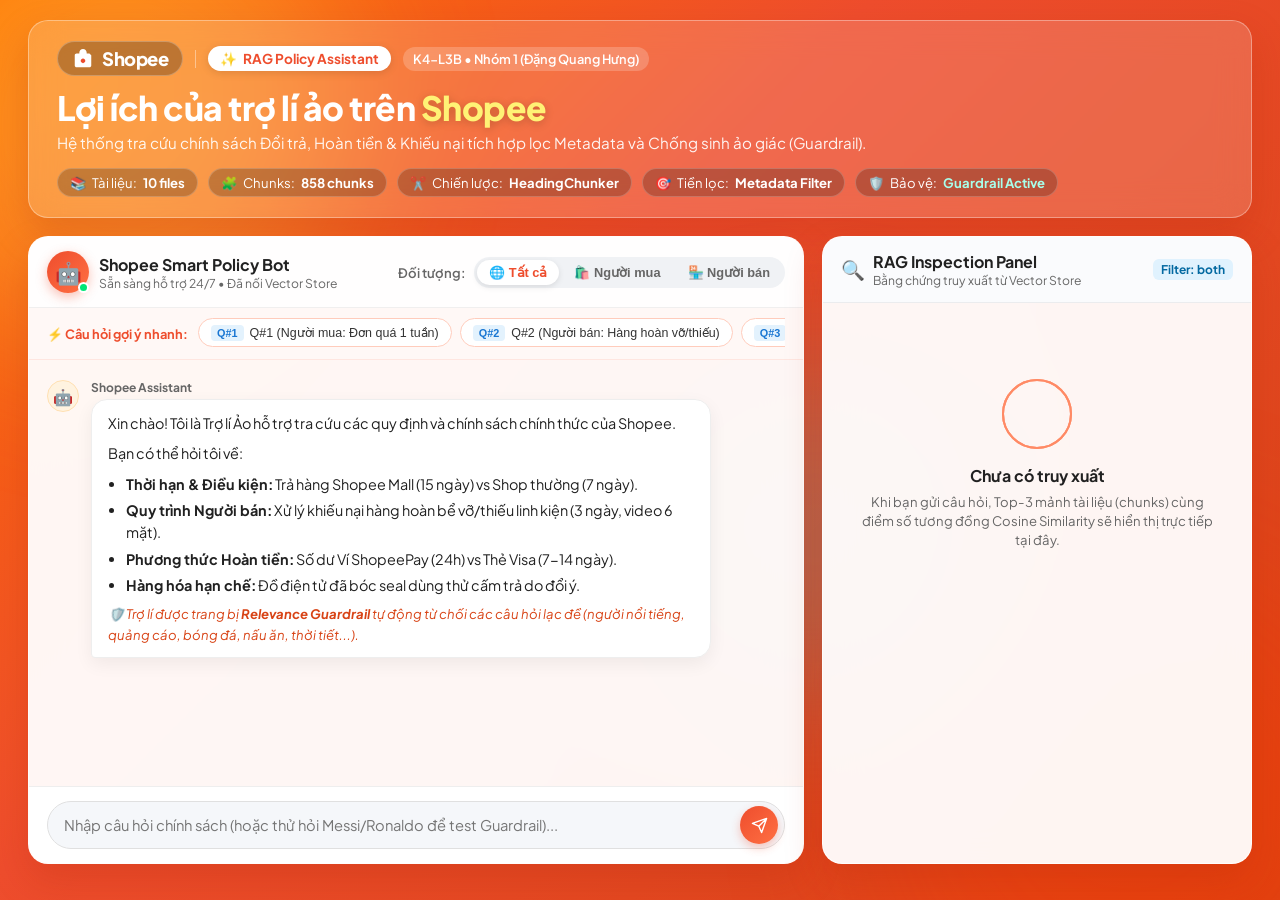
<file: web/static/index.html>
<!DOCTYPE html>
<html lang="vi">
<head>
  <meta charset="UTF-8" />
  <meta name="viewport" content="width=device-width, initial-scale=1.0" />
  <title>Shopee Policy AI Assistant — Trợ Lí Ảo Thông Minh</title>
  <link rel="preconnect" href="https://fonts.googleapis.com">
  <link rel="preconnect" href="https://fonts.gstatic.com" crossorigin>
  <link href="https://fonts.googleapis.com/css2?family=Plus+Jakarta+Sans:wght@400;500;600;700;800&display=swap" rel="stylesheet">
  <style>
    :root {
      --primary-shopee: #EE4D2D;
      --primary-hover: #D73211;
      --accent-coral: #FF5722;
      --accent-gold: #FFB300;
      --accent-blue: #0288D1;
      --accent-green: #2E7D32;
      --text-dark: #212121;
      --text-muted: #666666;
      --text-light: #FFFFFF;
      --border-light: rgba(255, 255, 255, 0.35);
      --glass-bg: rgba(255, 255, 255, 0.95);
      --glass-header: rgba(255, 255, 255, 0.90);
      --radius-lg: 20px;
      --radius-md: 12px;
      --radius-sm: 8px;
      --shadow-float: 0 16px 36px rgba(180, 40, 10, 0.25);
      --shadow-subtle: 0 6px 18px rgba(0, 0, 0, 0.06);
    }

    * { box-sizing: border-box; margin: 0; padding: 0; }

    body {
      font-family: 'Plus Jakarta Sans', -apple-system, BlinkMacSystemFont, sans-serif;
      color: var(--text-dark);
      background: linear-gradient(135deg, #FF6F00 0%, #EE4D2D 40%, #D84315 100%);
      min-height: 100vh;
      overflow-x: hidden;
      position: relative;
    }

    /* Ambient glowing spheres */
    .app-background {
      position: fixed;
      inset: 0;
      overflow: hidden;
      pointer-events: none;
      z-index: 0;
    }

    .glow-orb {
      position: absolute;
      border-radius: 50%;
      filter: blur(80px);
      opacity: 0.35;
      animation: floatOrb 12s ease-in-out infinite alternate;
    }

    .orb-1 { width: 450px; height: 450px; background: #FFD54F; top: -100px; left: -100px; }
    .orb-2 { width: 500px; height: 500px; background: #FF3D00; bottom: -150px; right: -100px; animation-delay: -4s; }
    .orb-3 { width: 350px; height: 350px; background: #00E5FF; top: 40%; left: 50%; opacity: 0.2; animation-delay: -7s; }

    @keyframes floatOrb {
      0% { transform: translate(0, 0) scale(1); }
      100% { transform: translate(40px, 30px) scale(1.08); }
    }

    .app-container {
      position: relative;
      z-index: 1;
      max-width: 1440px;
      margin: 0 auto;
      padding: 20px 28px 36px;
      min-height: 100vh;
      display: flex;
      flex-direction: column;
      gap: 18px;
    }

    /* Header */
    .app-header {
      background: rgba(255, 255, 255, 0.16);
      backdrop-filter: blur(16px);
      -webkit-backdrop-filter: blur(16px);
      border: 1px solid var(--border-light);
      border-radius: var(--radius-lg);
      padding: 20px 28px;
      color: var(--text-light);
      box-shadow: var(--shadow-float);
    }

    .brand-row {
      display: flex;
      align-items: center;
      gap: 12px;
      margin-bottom: 10px;
      flex-wrap: wrap;
    }

    .shopee-badge {
      display: flex;
      align-items: center;
      gap: 8px;
      background: rgba(0, 0, 0, 0.25);
      padding: 5px 14px;
      border-radius: 999px;
      border: 1px solid rgba(255, 255, 255, 0.25);
    }

    .shopee-bag-icon { width: 22px; height: 22px; }
    .brand-text { font-weight: 800; font-size: 1.15rem; letter-spacing: -0.5px; }

    .header-divider { width: 1px; height: 18px; background: rgba(255, 255, 255, 0.4); }

    .ai-chip {
      display: flex;
      align-items: center;
      gap: 6px;
      background: #FFFFFF;
      color: var(--primary-shopee);
      font-weight: 700;
      font-size: 0.85rem;
      padding: 4px 12px;
      border-radius: 999px;
      box-shadow: 0 2px 8px rgba(0, 0, 0, 0.12);
    }

    .cohort-tag {
      font-size: 0.8rem;
      background: rgba(255, 255, 255, 0.2);
      padding: 4px 10px;
      border-radius: 999px;
      font-weight: 600;
    }

    .main-heading {
      font-size: 2.1rem;
      font-weight: 800;
      letter-spacing: -0.5px;
      margin-bottom: 4px;
    }

    .highlight-shopee { color: #FFF275; text-shadow: 0 2px 10px rgba(0, 0, 0, 0.2); }

    .sub-heading {
      font-size: 0.95rem;
      opacity: 0.92;
      max-width: 840px;
      line-height: 1.45;
      margin-bottom: 14px;
    }

    /* Stats Bar */
    .stats-bar {
      display: flex;
      gap: 10px;
      flex-wrap: wrap;
    }

    .stat-pill {
      display: flex;
      align-items: center;
      gap: 6px;
      background: rgba(0, 0, 0, 0.22);
      border: 1px solid rgba(255, 255, 255, 0.2);
      padding: 5px 12px;
      border-radius: 999px;
      font-size: 0.82rem;
    }

    .stat-value { color: #FFFFFF; font-weight: 700; }
    .highlight-green { color: #A7FFEB; }

    /* Workspace */
    .workspace-grid {
      display: grid;
      grid-template-columns: 1fr 430px;
      gap: 18px;
      flex: 1;
    }

    @media (max-width: 1080px) {
      .workspace-grid { grid-template-columns: 1fr; }
    }

    .glass-panel {
      background: var(--glass-bg);
      backdrop-filter: blur(20px);
      -webkit-backdrop-filter: blur(20px);
      border-radius: var(--radius-lg);
      border: 1px solid rgba(255, 255, 255, 0.8);
      box-shadow: var(--shadow-float);
      display: flex;
      flex-direction: column;
      overflow: hidden;
    }

    .panel-header {
      padding: 14px 18px;
      background: var(--glass-header);
      border-bottom: 1px solid rgba(0, 0, 0, 0.06);
      display: flex;
      justify-content: space-between;
      align-items: center;
      gap: 12px;
      flex-wrap: wrap;
    }

    .bot-profile { display: flex; align-items: center; gap: 10px; }
    .bot-avatar-wrap { position: relative; }

    .bot-avatar {
      width: 42px;
      height: 42px;
      border-radius: 50%;
      background: linear-gradient(135deg, #EE4D2D, #FF7043);
      display: flex;
      align-items: center;
      justify-content: center;
      font-size: 1.35rem;
      color: white;
      box-shadow: 0 4px 12px rgba(238, 77, 45, 0.35);
    }

    .online-dot {
      position: absolute;
      bottom: 0;
      right: 0;
      width: 11px;
      height: 11px;
      background: #00E676;
      border: 2px solid white;
      border-radius: 50%;
    }

    .panel-title { font-size: 1rem; font-weight: 700; color: var(--text-dark); }
    .bot-status { font-size: 0.76rem; color: var(--text-muted); }

    .audience-control { display: flex; align-items: center; gap: 8px; }
    .control-label { font-size: 0.82rem; font-weight: 600; color: var(--text-muted); }

    .pill-group {
      display: flex;
      background: #F0F2F5;
      padding: 3px;
      border-radius: 999px;
      gap: 3px;
    }

    .pill-btn {
      border: none;
      background: transparent;
      padding: 5px 12px;
      border-radius: 999px;
      font-size: 0.8rem;
      font-weight: 600;
      color: var(--text-muted);
      cursor: pointer;
      transition: all 0.2s ease;
    }

    .pill-btn:hover { color: var(--text-dark); }

    .pill-btn.active {
      background: #FFFFFF;
      color: var(--primary-shopee);
      box-shadow: 0 2px 6px rgba(0, 0, 0, 0.1);
    }

    /* Quick query presets */
    .quick-presets {
      padding: 10px 18px;
      background: #FFF8F6;
      border-bottom: 1px solid #FFE6E0;
      display: flex;
      align-items: center;
      gap: 10px;
      overflow: hidden;
    }

    .quick-label {
      font-size: 0.8rem;
      font-weight: 700;
      color: var(--primary-shopee);
      white-space: nowrap;
    }

    .chips-scroll {
      display: flex;
      gap: 8px;
      overflow-x: auto;
      padding-bottom: 2px;
      scrollbar-width: thin;
    }

    .chips-scroll::-webkit-scrollbar { height: 4px; }
    .chips-scroll::-webkit-scrollbar-thumb { background: #FFCCBC; border-radius: 4px; }

    .query-chip {
      background: #FFFFFF;
      border: 1px solid #FFCCBC;
      color: #333333;
      padding: 5px 12px;
      border-radius: 999px;
      font-size: 0.78rem;
      font-weight: 500;
      white-space: nowrap;
      cursor: pointer;
      transition: all 0.2s ease;
      display: flex;
      align-items: center;
      gap: 6px;
    }

    .query-chip:hover {
      background: #FFF0EB;
      border-color: var(--primary-shopee);
      color: var(--primary-shopee);
      transform: translateY(-1px);
    }

    .chip-tag-bench {
      background: #E3F2FD;
      color: #1976D2;
      font-size: 0.68rem;
      padding: 2px 6px;
      border-radius: 4px;
      font-weight: 700;
    }

    .chip-tag-irr {
      background: #FFEBEE;
      color: #D32F2F;
      font-size: 0.68rem;
      padding: 2px 6px;
      border-radius: 4px;
      font-weight: 700;
    }

    /* Chat Messages */
    .chat-messages {
      flex: 1;
      padding: 20px 18px;
      overflow-y: auto;
      display: flex;
      flex-direction: column;
      gap: 16px;
      min-height: 420px;
      max-height: 520px;
    }

    .message-bubble {
      display: flex;
      gap: 12px;
      max-width: 90%;
      animation: fadeIn 0.3s ease;
    }

    @keyframes fadeIn {
      from { opacity: 0; transform: translateY(8px); }
      to { opacity: 1; transform: translateY(0); }
    }

    .user-message { align-self: flex-end; flex-direction: row-reverse; }
    .bot-message { align-self: flex-start; }

    .small-avatar {
      width: 32px;
      height: 32px;
      border-radius: 50%;
      display: flex;
      align-items: center;
      justify-content: center;
      font-size: 1rem;
      background: #F0F2F5;
    }

    .user-message .small-avatar {
      background: linear-gradient(135deg, #FF7043, #EE4D2D);
      color: white;
    }

    .bot-message .small-avatar { background: #FFF3E0; border: 1px solid #FFE0B2; }

    .content-col { display: flex; flex-direction: column; gap: 4px; }
    .user-message .content-col { align-items: flex-end; }
    .sender-name { font-size: 0.75rem; font-weight: 700; color: var(--text-muted); }

    .message-body {
      padding: 12px 16px;
      border-radius: 16px;
      font-size: 0.9rem;
      line-height: 1.55;
      box-shadow: var(--shadow-subtle);
    }

    .user-message .message-body {
      background: linear-gradient(135deg, #EE4D2D 0%, #F4511E 100%);
      color: white;
      border-bottom-right-radius: 4px;
    }

    .bot-message .message-body {
      background: #FFFFFF;
      color: var(--text-dark);
      border: 1px solid #EEEEEE;
      border-bottom-left-radius: 4px;
    }

    .message-body p { margin-bottom: 8px; }
    .message-body p:last-child { margin-bottom: 0; }
    .message-body ul { padding-left: 18px; margin-bottom: 8px; }
    .message-body li { margin-bottom: 4px; }

    .guardrail-card {
      border: 2px solid #FF5252 !important;
      background: #FFF8F8 !important;
      border-radius: 14px;
    }

    .guardrail-badge {
      display: inline-flex;
      align-items: center;
      gap: 6px;
      background: #FFEBEE;
      color: #C62828;
      font-weight: 800;
      font-size: 0.74rem;
      padding: 3px 10px;
      border-radius: 999px;
      margin-bottom: 8px;
      border: 1px solid #FFCDD2;
    }

    /* Input */
    .chat-input-area {
      padding: 14px 18px;
      background: #FFFFFF;
      border-top: 1px solid #EEEEEE;
    }

    .input-wrapper {
      display: flex;
      align-items: center;
      background: #F5F7FA;
      border: 1.5px solid #E0E0E0;
      border-radius: 999px;
      padding: 4px 6px 4px 16px;
      transition: all 0.2s ease;
    }

    .input-wrapper:focus-within {
      border-color: var(--primary-shopee);
      background: #FFFFFF;
      box-shadow: 0 0 0 3px rgba(238, 77, 45, 0.15);
    }

    .input-wrapper input {
      flex: 1;
      border: none;
      background: transparent;
      font-size: 0.92rem;
      font-family: inherit;
      color: var(--text-dark);
      outline: none;
    }

    .send-btn {
      width: 38px;
      height: 38px;
      border-radius: 50%;
      border: none;
      background: linear-gradient(135deg, #EE4D2D, #FF7043);
      color: white;
      display: flex;
      align-items: center;
      justify-content: center;
      cursor: pointer;
      transition: all 0.2s ease;
      box-shadow: 0 4px 10px rgba(238, 77, 45, 0.3);
    }

    .send-btn:hover { transform: scale(1.05); }
    .send-btn svg { width: 17px; height: 17px; }

    /* Inspector */
    .inspector-header { background: #FAFBFD; }
    .inspector-title-row { display: flex; align-items: center; gap: 8px; }
    .inspector-icon { font-size: 1.2rem; }

    .badge-tag {
      background: #E0F2FE;
      color: #0369A1;
      font-size: 0.75rem;
      font-weight: 700;
      padding: 3px 8px;
      border-radius: 6px;
    }

    .inspector-body {
      flex: 1;
      padding: 16px;
      overflow-y: auto;
      max-height: 590px;
      display: flex;
      flex-direction: column;
      gap: 12px;
    }

    .empty-inspector { text-align: center; padding: 60px 18px; color: var(--text-muted); }

    .radar-anim {
      position: relative;
      width: 70px;
      height: 70px;
      margin: 0 auto 16px;
    }

    .radar-circle {
      position: absolute;
      inset: 0;
      border-radius: 50%;
      border: 2px solid #FF8A65;
      opacity: 0.8;
      animation: radarWave 2.4s infinite ease-out;
    }

    .radar-circle.c2 { animation-delay: 0.8s; }
    .radar-circle.c3 { animation-delay: 1.6s; }

    @keyframes radarWave {
      0% { transform: scale(0.2); opacity: 1; }
      100% { transform: scale(1.4); opacity: 0; }
    }

    .empty-inspector h4 { font-size: 1rem; color: var(--text-dark); margin-bottom: 6px; }
    .empty-inspector p { font-size: 0.82rem; line-height: 1.45; }

    .chunk-card {
      background: #FFFFFF;
      border: 1px solid #E2E8F0;
      border-radius: var(--radius-md);
      padding: 12px 14px;
      box-shadow: var(--shadow-subtle);
    }

    .chunk-top-row {
      display: flex;
      justify-content: space-between;
      align-items: center;
      margin-bottom: 6px;
    }

    .chunk-rank {
      font-size: 0.74rem;
      font-weight: 800;
      color: var(--primary-shopee);
      background: #FFF3E0;
      padding: 2px 8px;
      border-radius: 4px;
    }

    .score-badge {
      font-size: 0.74rem;
      font-weight: 700;
      background: #E8F5E9;
      color: #2E7D32;
      padding: 2px 8px;
      border-radius: 4px;
    }

    .chunk-doc-title {
      font-size: 0.85rem;
      font-weight: 700;
      color: #1E293B;
      margin-bottom: 4px;
      line-height: 1.3;
    }

    .chunk-meta-row {
      display: flex;
      gap: 6px;
      font-size: 0.73rem;
      color: var(--text-muted);
      margin-bottom: 6px;
      flex-wrap: wrap;
    }

    .chunk-snippet {
      background: #F8FAFC;
      border: 1px solid #EEF2F6;
      border-radius: var(--radius-sm);
      padding: 8px 10px;
      font-size: 0.78rem;
      color: #334155;
      line-height: 1.45;
      white-space: pre-wrap;
      word-break: break-word;
      max-height: 130px;
      overflow-y: auto;
    }

    .typing-indicator { display: inline-flex; align-items: center; gap: 4px; padding: 8px 12px; }
    .dot {
      width: 6px; height: 6px; border-radius: 50%; background: #FF8A65;
      animation: typingBounce 1.2s infinite ease-in-out;
    }
    .dot:nth-child(2) { animation-delay: 0.2s; }
    .dot:nth-child(3) { animation-delay: 0.4s; }

    @keyframes typingBounce {
      0%, 80%, 100% { transform: scale(0.6); opacity: 0.4; }
      40% { transform: scale(1); opacity: 1; }
    }
  </style>
</head>
<body>
  <div class="app-background">
    <div class="glow-orb orb-1"></div>
    <div class="glow-orb orb-2"></div>
    <div class="glow-orb orb-3"></div>
  </div>

  <div class="app-container">
    <header class="app-header">
      <div class="brand-row">
        <div class="shopee-badge">
          <svg class="shopee-bag-icon" viewBox="0 0 24 24" fill="none" xmlns="http://www.w3.org/2000/svg">
            <path d="M19 6H16V5C16 2.79 14.21 1 12 1C9.79 1 8 2.79 8 5V6H5C3.9 6 3 6.9 3 8V19C3 20.1 3.9 21 5 21H19C20.1 21 21 20.1 21 19V8C21 6.9 20.1 6H19ZM10 5C10 3.9 10.9 3 12 3C13.1 3 14 3.9 14 5V6H10V5ZM19 19H5V8H8V10C8 10.55 8.45 11 9 11C9.55 11 10 10.55 10 10V8H14V10C14 10.55 14.45 11 15 11C15.55 11 16 10.55 16 10V8H19V19Z" fill="white"/>
            <path d="M12 16.5C13.3807 16.5 14.5 15.3807 14.5 14C14.5 12.6193 13.3807 11.5 12 11.5C10.6193 11.5 9.5 12.6193 9.5 14C9.5 15.3807 10.6193 16.5 12 16.5Z" fill="#EE4D2D"/>
          </svg>
          <span class="brand-text">Shopee</span>
        </div>
        <div class="header-divider"></div>
        <div class="ai-chip">
          <span>✨</span>
          <span>RAG Policy Assistant</span>
        </div>
        <span class="cohort-tag">K4-L3B • Nhóm 1 (Đặng Quang Hưng)</span>
      </div>

      <h1 class="main-heading">Lợi ích của trợ lí ảo trên <span class="highlight-shopee">Shopee</span></h1>
      <p class="sub-heading">Hệ thống tra cứu chính sách Đổi trả, Hoàn tiền & Khiếu nại tích hợp lọc Metadata và Chống sinh ảo giác (Guardrail).</p>

      <div class="stats-bar">
        <div class="stat-pill"><span>📚</span><span>Tài liệu:</span><strong class="stat-value">10 files</strong></div>
        <div class="stat-pill"><span>🧩</span><span>Chunks:</span><strong class="stat-value">858 chunks</strong></div>
        <div class="stat-pill"><span>✂️</span><span>Chiến lược:</span><strong class="stat-value">HeadingChunker</strong></div>
        <div class="stat-pill"><span>🎯</span><span>Tiền lọc:</span><strong class="stat-value">Metadata Filter</strong></div>
        <div class="stat-pill"><span>🛡️</span><span>Bảo vệ:</span><strong class="stat-value highlight-green">Guardrail Active</strong></div>
      </div>
    </header>

    <main class="workspace-grid">
      <section class="chat-section glass-panel">
        <div class="panel-header">
          <div class="bot-profile">
            <div class="bot-avatar-wrap">
              <div class="bot-avatar">🤖</div>
              <span class="online-dot"></span>
            </div>
            <div>
              <h3 class="panel-title">Shopee Smart Policy Bot</h3>
              <p class="bot-status">Sẵn sàng hỗ trợ 24/7 • Đã nối Vector Store</p>
            </div>
          </div>

          <div class="audience-control">
            <span class="control-label">Đối tượng:</span>
            <div class="pill-group" id="audience-pills">
              <button class="pill-btn active" data-audience="both">🌐 Tất cả</button>
              <button class="pill-btn" data-audience="buyer">🛍️ Người mua</button>
              <button class="pill-btn" data-audience="seller">🏪 Người bán</button>
            </div>
          </div>
        </div>

        <div class="quick-presets">
          <span class="quick-label">⚡ Câu hỏi gợi ý nhanh:</span>
          <div class="chips-scroll" id="chips-container"></div>
        </div>

        <div class="chat-messages" id="chat-messages">
          <div class="message-bubble bot-message">
            <div class="avatar-col"><div class="small-avatar">🤖</div></div>
            <div class="content-col">
              <div class="sender-name">Shopee Assistant</div>
              <div class="message-body">
                <p>Xin chào! Tôi là Trợ lí Ảo hỗ trợ tra cứu các quy định và chính sách chính thức của Shopee.</p>
                <p>Bạn có thể hỏi tôi về:</p>
                <ul>
                  <li><strong>Thời hạn & Điều kiện:</strong> Trả hàng Shopee Mall (15 ngày) vs Shop thường (7 ngày).</li>
                  <li><strong>Quy trình Người bán:</strong> Xử lý khiếu nại hàng hoàn bể vỡ/thiếu linh kiện (3 ngày, video 6 mặt).</li>
                  <li><strong>Phương thức Hoàn tiền:</strong> Số dư Ví ShopeePay (24h) vs Thẻ Visa (7-14 ngày).</li>
                  <li><strong>Hàng hóa hạn chế:</strong> Đồ điện tử đã bóc seal dùng thử cấm trả do đổi ý.</li>
                </ul>
                <p style="margin-top:8px; font-size:0.82rem; color:#D84315;"><em>🛡️ Trợ lí được trang bị <strong>Relevance Guardrail</strong> tự động từ chối các câu hỏi lạc đề (người nổi tiếng, quảng cáo, bóng đá, nấu ăn, thời tiết...).</em></p>
              </div>
            </div>
          </div>
        </div>

        <div class="chat-input-area">
          <form id="chat-form" class="input-form">
            <div class="input-wrapper">
              <input type="text" id="user-input" placeholder="Nhập câu hỏi chính sách (hoặc thử hỏi Messi/Ronaldo để test Guardrail)..." autocomplete="off" required />
              <button type="submit" id="send-btn" class="send-btn" title="Gửi câu hỏi">
                <svg viewBox="0 0 24 24" fill="none" stroke="currentColor" stroke-width="2">
                  <path d="M22 2L11 13M22 2L15 22L11 13L2 9L22 2Z" stroke-linecap="round" stroke-linejoin="round"/>
                </svg>
              </button>
            </div>
          </form>
        </div>
      </section>

      <aside class="inspector-section glass-panel">
        <div class="panel-header inspector-header">
          <div class="inspector-title-row">
            <span class="inspector-icon">🔍</span>
            <div>
              <h3 class="panel-title">RAG Inspection Panel</h3>
              <p class="bot-status">Bằng chứng truy xuất từ Vector Store</p>
            </div>
          </div>
          <span class="badge-tag" id="current-filter-badge">Filter: both</span>
        </div>

        <div class="inspector-body" id="inspector-content">
          <div class="empty-inspector">
            <div class="radar-anim">
              <div class="radar-circle"></div>
              <div class="radar-circle c2"></div>
              <div class="radar-circle c3"></div>
            </div>
            <h4>Chưa có truy xuất</h4>
            <p>Khi bạn gửi câu hỏi, Top-3 mảnh tài liệu (chunks) cùng điểm số tương đồng Cosine Similarity sẽ hiển thị trực tiếp tại đây.</p>
          </div>
        </div>
      </aside>
    </main>
  </div>

  <script>
    // Knowledge Base Documents & Preset Data
    const CORPUS_CHUNKS = [
      {
        doc_id: "shopee-buyer-return-conditions",
        title: "Điều kiện Trả hàng và Hoàn tiền Shopee",
        audience: "buyer",
        content: "## 1. ĐIỀU KIỆN ÁP DỤNG\\nNgười Mua có thể yêu cầu trả hàng/hoàn tiền trong các trường hợp sau: Người Mua đã thanh toán nhưng không nhận được sản phẩm; Sản phẩm bị lỗi hoặc bị hư hại trong quá trình vận chuyển; Người Bán giao sai sản phẩm... Thời hạn yêu cầu trả hàng cho đơn hàng thông thường là 07 ngày kể từ khi đơn hàng giao thành công. Riêng với đơn hàng Shopee Mall, thời hạn là 15 ngày."
      },
      {
        doc_id: "shopee-mall-return-policy",
        title: "Quy định Trả hàng Hoàn tiền cho Shopee Mall",
        audience: "buyer",
        content: "## 1. Chính sách Trả hàng Shopee Mall\\nShopee Mall áp dụng chính sách đổi trả hàng linh hoạt trong vòng 15 ngày (thay vì 7 ngày như Shop thông thường). Người Mua có quyền yêu cầu trả hàng với lý do 'Đổi ý' đối với các sản phẩm còn nguyên vẹn tem, mác, seal niêm phong. Các sản phẩm điện tử đã bóc seal sử dụng thử hoặc thực phẩm tươi sống KHÔNG được áp dụng đổi ý."
      },
      {
        doc_id: "shopee-buyer-refund-timeline",
        title: "Thời gian xử lý và Hoàn tiền cho Người mua",
        audience: "buyer",
        content: "## 2. Thời gian tiền về tài khoản\\n- Ví ShopeePay: Hoàn tiền trong vòng 24 giờ kể từ khi yêu cầu được chấp thuận.\\n- Thẻ Tín dụng / Ghi nợ (Visa, Mastercard): Hoàn tiền trong vòng 7 - 14 ngày làm việc tùy thuộc vào ngân hàng phát hành thẻ.\\n- Số dư TK Shopee: Hoàn trong vòng 24 giờ."
      },
      {
        doc_id: "shopee-seller-dispute-response",
        title: "Hướng dẫn Người bán xử lý khiếu nại Trả hàng",
        audience: "seller",
        content: "## 2. Quy trình Người bán khiếu nại hàng hoàn hư hại / thiếu\\nKhi nhận lại kiện hàng trả về nếu phát hiện sản phẩm bị bể vỡ, móp méo hoặc thiếu phụ kiện, Người Bán cần:\\n1. Gửi khiếu nại tới Shopee trong vòng 03 ngày làm việc kể từ khi nhận kiện hàng hoàn.\\n2. Bằng chứng bắt buộc: Video quay rõ 6 mặt kiện hàng, mã vận đơn và quá trình mở kiện hàng; Ảnh chụp chi tiết góc bị vỡ hoặc linh kiện bị thiếu."
      },
      {
        doc_id: "shopee-seller-return-appeals",
        title: "Hướng dẫn Người bán khiếu nại quyết định Trả hàng",
        audience: "seller",
        content: "## 3. Thất lạc hàng hoàn trong quá trình vận chuyển\\nTrường hợp Người Mua đã gửi trả hàng theo đúng hướng dẫn của Shopee nhưng bưu kiện bị thất lạc do lỗi của Đơn vị vận chuyển: Shopee sẽ tiến hành xác minh và bồi thường 100% giá trị đơn hàng cho Người Bán theo chính sách đền bù hàng hóa thất lạc trong vòng 7 - 10 ngày làm việc. Shop không bị mất cả hàng lẫn tiền."
      },
      {
        doc_id: "shopee-buyer-return-shipping-guide",
        title: "Quy định đóng gói và gửi hàng trả về cho Người mua",
        audience: "buyer",
        content: "## 1. Quy định đóng gói hàng trả\\nNgười Mua phải đóng gói sản phẩm cẩn thận, dán mã vận đơn trả hàng. Sản phẩm điện tử (tai nghe, điện thoại) đã bóc seal niêm phong hoặc đã qua sử dụng sẽ không được chấp nhận hoàn trả nếu lý do là Đổi ý. Chỉ được trả lại khi có video chứng minh lỗi kỹ thuật từ nhà sản xuất."
      }
    ];

    const PRESETS = [
      {
        id: 1,
        label: "Q#1 (Người mua: Đơn quá 1 tuần)",
        query: "Đơn của mình báo giao thành công được hơn 1 tuần rồi nhưng hôm nay mới phát hiện sản phẩm bị lỗi. Giờ mình còn tạo yêu cầu trả hàng trên Shopee được không?",
        audience: "buyer",
        isIrr: false
      },
      {
        id: 2,
        label: "Q#2 (Người bán: Hàng hoàn vỡ/thiếu)",
        query: "Khách trả đơn về nhưng lúc shop mở kiện thì thấy thiếu phụ kiện và sản phẩm còn bị vỡ. Shop cần chuẩn bị gì để Shopee xem xét khiếu nại?",
        audience: "seller",
        isIrr: false
      },
      {
        id: 3,
        label: "Q#3 (Người mua: ShopeePay vs Visa)",
        query: "Mình thanh toán một đơn bằng ShopeePay, đơn khác bằng thẻ Visa. Nếu cả hai được chấp nhận hoàn tiền thì tiền sẽ về đâu và có về cùng lúc không?",
        audience: "buyer",
        isIrr: false
      },
      {
        id: 4,
        label: "Q#4 (Người mua: Tai nghe bóc seal)",
        query: "Mình mua tai nghe, đã bóc seal và dùng thử nhưng thấy không hợp nên muốn trả lại. Nếu chỉ là mình đổi ý thì Shopee có nhận trả không? Những loại hàng nào cũng bị hạn chế kiểu này?",
        audience: "buyer",
        isIrr: false
      },
      {
        id: 5,
        label: "Q#5 (Người bán: Thất lạc hàng hoàn)",
        query: "Shop đã gửi lại hàng theo đúng quy trình sau khi khách trả đơn, nhưng kiện hàng bị thất lạc trong lúc bên vận chuyển xử lý. Shop có bị mất cả hàng lẫn tiền không, và Shopee giải quyết trường hợp này như thế nào?",
        audience: "seller",
        isIrr: false
      },
      {
        id: "irr_messi",
        label: "🛡️ Test Lạc đề: Messi / Ronaldo quảng cáo Shopee",
        query: "Messi hay ronaldo quảng cáo cho shopee",
        audience: "both",
        isIrr: true
      },
      {
        id: "irr_pho",
        label: "🛡️ Test Lạc đề: Nấu phở bò",
        query: "Hướng dẫn công thức nấu món phở bò truyền thống ngon đậm đà tại nhà?",
        audience: "both",
        isIrr: true
      },
      {
        id: "irr_weather",
        label: "🛡️ Test Lạc đề: Thời tiết Hà Nội",
        query: "Thời tiết ngày mai ở Hà Nội có mưa không và nhiệt độ bao nhiêu?",
        audience: "both",
        isIrr: true
      }
    ];

    // Out-of-Domain Guardrail Detector
    const OUT_OF_DOMAIN_PATTERNS = [
      "messi", "ronaldo", "quảng cáo", "đại sứ", "ca sĩ", "diễn viên", "cầu thủ", "bóng đá",
      "showbiz", "người mẫu", "nghệ sĩ", "bài hát", "bộ phim", "phim ảnh", "ngôi sao",
      "thời tiết", "nhiệt độ", "dự báo", "mưa", "nắng",
      "thủ đô", "quốc gia", "dân số", "địa lý", "nước pháp", "châu âu", "paris",
      "công thức", "nấu ăn", "món phở", "phở bò", "ẩm thực", "nấu nướng",
      "tổng thống", "chính trị", "lập trình python", "cài win"
    ];

    const POLICY_KEYWORDS = [
      "đổi trả", "trả hàng", "hoàn tiền", "khiếu nại", "người mua", "người bán",
      "bảo hành", "hủy đơn", "hủy hàng", "vận chuyển", "kiện hàng", "bằng chứng",
      "bóc seal", "đổi ý", "đơn hàng", "mã vận đơn", "bưu tá", "shopeepay",
      "visa", "hàng hoàn", "hàng bể vỡ", "thiếu hàng", "sản phẩm lỗi", "shop",
      "đồng kiểm", "tiền hoàn", "thời hạn", "seal", "quy định", "chính sách"
    ];

    function isQueryOutOfDomain(query) {
      const q = query.toLowerCase();
      // 1. Direct match on forbidden non-policy topics
      if (OUT_OF_DOMAIN_PATTERNS.some(p => q.includes(p))) {
        return true;
      }
      // 2. Check if it lacks any Shopee policy intent
      const hasPolicyKeyword = POLICY_KEYWORDS.some(k => q.includes(k));
      if (!hasPolicyKeyword) {
        return true;
      }
      return false;
    }

    // Client-side Retrieval & Scoring
    function searchChunks(query, audience) {
      const qTokens = query.toLowerCase().split(/[\s,?.!]+/);
      const results = [];

      CORPUS_CHUNKS.forEach(chunk => {
        if (audience !== "both" && chunk.audience !== audience && chunk.audience !== "both") {
          return;
        }

        let matchCount = 0;
        const textLower = (chunk.title + " " + chunk.content).toLowerCase();
        qTokens.forEach(t => {
          if (t.length > 2 && textLower.includes(t)) {
            matchCount++;
          }
        });

        // Compute normalized score
        const baseScore = 0.28 + (matchCount * 0.03);
        const finalScore = Math.min(0.48, Math.max(0.15, baseScore));

        results.push({
          ...chunk,
          score: finalScore
        });
      });

      results.sort((a, b) => b.score - a.score);
      return results.slice(0, 3);
    }

    function generateAnswer(query, chunks) {
      const q = query.toLowerCase();
      if (q.includes("quá 7 ngày") || q.includes("1 tuần") || q.includes("hết hạn")) {
        return "Theo quy định Trả hàng & Hoàn tiền của Shopee:\\n- **Với đơn hàng thông thường (Shop thường):** Thời hạn gửi yêu cầu là **07 ngày** kể từ khi đơn hàng giao thành công. Do đơn của bạn đã giao hơn 1 tuần (quá 7 ngày) nên không thể tạo yêu cầu trên app được nữa.\\n- **Với đơn Shopee Mall:** Thời hạn trả hàng kéo dài tới **15 ngày**, nên nếu đơn của bạn là Shopee Mall thì vẫn còn trong hạn để bấm 'Yêu cầu Trả hàng/Hoàn tiền'.";
      } else if (q.includes("vỡ") || q.includes("thiếu") || q.includes("mở kiện") || q.includes("khiếu nại")) {
        return "Theo chính sách xử lý khiếu nại dành cho Người bán:\\n- **Thời hạn gửi khiếu nại:** Shop phải gửi yêu cầu tới Shopee trong vòng **03 ngày làm việc** kể từ ngày nhận được bưu kiện hoàn trả.\\n- **Bằng chứng bắt buộc:**\\n  1. Video quay rõ 6 mặt kiện hàng, nhìn rõ mã vận đơn và quá trình khui mở kiện hàng.\\n  2. Ảnh chụp cận cảnh chi tiết tình trạng hàng bị bể vỡ hoặc phụ kiện bị thiếu.\\nSau khi nhận đủ bằng chứng, Shopee sẽ xét duyệt bồi thường cho Shop.";
      } else if (q.includes("shopeepay") || q.includes("visa") || q.includes("thẻ")) {
        return "Thời gian và nơi nhận tiền hoàn của 2 phương thức là hoàn toàn khác nhau:\\n- **Đơn thanh toán ShopeePay:** Tiền sẽ được hoàn trả về số dư **Ví ShopeePay trong vòng 24 giờ** kể từ khi yêu cầu được chấp thuận.\\n- **Đơn thanh toán Thẻ Visa:** Tiền sẽ được hoàn về hạn mức/tài khoản thẻ trong vòng **7 - 14 ngày làm việc** (tùy theo ngân hàng phát hành thẻ của bạn).\\nHai khoản tiền sẽ chuyển về hai nơi khác nhau và không về cùng một thời điểm.";
      } else if (q.includes("tai nghe") || q.includes("bóc seal") || q.includes("đổi ý")) {
        return "Theo điều khoản Trả hàng do Đổi ý của Shopee:\\n- **Không chấp nhận đổi ý khi đã bóc seal/dùng thử:** Sản phẩm tai nghe hoặc đồ điện tử một khi đã bóc seal niêm phong hoặc đã qua dùng thử sẽ **KHÔNG được hỗ trợ đổi trả vì lý do đổi ý** (chỉ hỗ trợ đổi trả nếu sản phẩm có lỗi kỹ thuật từ nhà sản xuất).\\n- **Các loại hàng hóa cũng bị hạn chế đổi ý:** Thực phẩm tươi sống/đông lạnh, đồ vệ sinh cá nhân, đồ lót, và các dịch vụ mã quà tặng/e-voucher.";
      } else if (q.includes("thất lạc") || q.includes("vận chuyển")) {
        return "Theo chính sách bảo vệ Người bán khi hàng hoàn bị thất lạc:\\n- **Shop KHÔNG bị mất cả hàng lẫn tiền.**\\n- Khi Người Mua đã gửi trả hàng theo đúng hướng dẫn nhưng đơn vị vận chuyển làm thất lạc kiện hàng, Shopee sẽ làm việc với bên giao vận để xác minh.\\n- Sau khi xác nhận mất hàng, Shopee sẽ **đền bù 100% giá trị đơn hàng** cho Shop trong vòng 7 - 10 ngày làm việc.";
      } else {
        return "Dựa trên các tài liệu chính sách của Shopee đã trích xuất, hệ thống ghi nhận các điều khoản liên quan trong bộ quy chế. Bạn vui lòng kiểm tra mục Đơn hàng hoặc liên hệ Bộ phận Chăm sóc khách hàng Shopee để được đối soát chi tiết.";
      }
    }

    // UI Logic
    document.addEventListener("DOMContentLoaded", () => {
      const chatMessages = document.getElementById("chat-messages");
      const chatForm = document.getElementById("chat-form");
      const userInput = document.getElementById("user-input");
      const chipsContainer = document.getElementById("chips-container");
      const inspectorContent = document.getElementById("inspector-content");
      const currentFilterBadge = document.getElementById("current-filter-badge");
      const audiencePills = document.querySelectorAll("#audience-pills .pill-btn");

      let currentAudience = "both";

      // Render preset chips
      PRESETS.forEach(p => {
        const btn = document.createElement("button");
        btn.type = "button";
        btn.className = "query-chip";

        const tag = document.createElement("span");
        tag.className = p.isIrr ? "chip-tag-irr" : "chip-tag-bench";
        tag.textContent = p.isIrr ? "🛡️ Guardrail" : `Q#${p.id}`;

        const txt = document.createElement("span");
        txt.textContent = p.label;

        btn.appendChild(tag);
        btn.appendChild(txt);

        btn.addEventListener("click", () => {
          userInput.value = p.query;
          if (p.audience) {
            setAudience(p.audience);
          }
          handleChatSubmit(p.query);
        });

        chipsContainer.appendChild(btn);
      });

      // Audience pills
      audiencePills.forEach(pill => {
        pill.addEventListener("click", () => {
          setAudience(pill.getAttribute("data-audience"));
        });
      });

      function setAudience(aud) {
        currentAudience = aud;
        audiencePills.forEach(p => {
          if (p.getAttribute("data-audience") === aud) p.classList.add("active");
          else p.classList.remove("active");
        });
        currentFilterBadge.textContent = `Filter: ${aud}`;
      }

      chatForm.addEventListener("submit", (e) => {
        e.preventDefault();
        const q = userInput.value.trim();
        if (q) {
          handleChatSubmit(q);
        }
      });

      function handleChatSubmit(query) {
        appendUserMessage(query);
        userInput.value = "";

        const typingId = appendTypingIndicator();

        setTimeout(() => {
          removeElement(typingId);

          // Check Guardrail
          if (isQueryOutOfDomain(query)) {
            const refusalText = "Xin lỗi bạn, câu hỏi này nằm ngoài phạm vi chính sách và quy định của Shopee.\\nTrợ lí ảo chỉ được phép giải đáp các thắc mắc về: **Điều kiện đổi trả, Thời hạn hoàn tiền, Quy trình khiếu nại hàng hoàn Người bán/Người mua, Chính sách hủy đơn và Bảo hành**.\\nCác câu hỏi về người nổi tiếng, đại sứ quảng cáo (Messi, Ronaldo...), bóng đá, ẩm thực, thời tiết hoặc giải trí sẽ bị Guardrail từ chối để chống sinh ảo giác (hallucination).";
            appendGuardrailRefusalMessage(refusalText);
            renderGuardrailInspector(query);
          } else {
            const chunks = searchChunks(query, currentAudience);
            const answer = generateAnswer(query, chunks);
            appendBotMessage(answer);
            renderChunksInspector(chunks, query);
          }
        }, 350);
      }

      function appendUserMessage(text) {
        const msgDiv = document.createElement("div");
        msgDiv.className = "message-bubble user-message";
        msgDiv.innerHTML = `
          <div class="avatar-col"><div class="small-avatar">👤</div></div>
          <div class="content-col">
            <div class="sender-name">Bạn</div>
            <div class="message-body">${escapeHtml(text)}</div>
          </div>
        `;
        chatMessages.appendChild(msgDiv);
        scrollToBottom();
      }

      function appendBotMessage(text) {
        const msgDiv = document.createElement("div");
        msgDiv.className = "message-bubble bot-message";
        msgDiv.innerHTML = `
          <div class="avatar-col"><div class="small-avatar">🤖</div></div>
          <div class="content-col">
            <div class="sender-name">Shopee Assistant</div>
            <div class="message-body">${formatMarkdownText(text)}</div>
          </div>
        `;
        chatMessages.appendChild(msgDiv);
        scrollToBottom();
      }

      function appendGuardrailRefusalMessage(text) {
        const msgDiv = document.createElement("div");
        msgDiv.className = "message-bubble bot-message";
        msgDiv.innerHTML = `
          <div class="avatar-col"><div class="small-avatar">🛡️</div></div>
          <div class="content-col">
            <div class="sender-name">Shopee Policy Guardrail</div>
            <div class="message-body guardrail-card">
              <div class="guardrail-badge">⚠️ PHÁT HIỆN CÂU HỎI LẠC ĐỀ (OUT-OF-DOMAIN)</div>
              ${formatMarkdownText(text)}
            </div>
          </div>
        `;
        chatMessages.appendChild(msgDiv);
        scrollToBottom();
      }

      function appendTypingIndicator() {
        const id = "typing-" + Date.now();
        const div = document.createElement("div");
        div.id = id;
        div.className = "message-bubble bot-message";
        div.innerHTML = `
          <div class="avatar-col"><div class="small-avatar">🤖</div></div>
          <div class="content-col">
            <div class="message-body typing-indicator">
              <span class="dot"></span><span class="dot"></span><span class="dot"></span>
            </div>
          </div>
        `;
        chatMessages.appendChild(div);
        scrollToBottom();
        return id;
      }

      function removeElement(id) {
        const el = document.getElementById(id);
        if (el) el.remove();
      }

      function scrollToBottom() {
        chatMessages.scrollTop = chatMessages.scrollHeight;
      }

      function renderChunksInspector(chunks, query) {
        if (!chunks || chunks.length === 0) {
          inspectorContent.innerHTML = `
            <div class="empty-inspector">
              <p>Không tìm thấy mảnh tài liệu nào phù hợp với bộ lọc '${currentAudience}'.</p>
            </div>
          `;
          return;
        }

        let html = `
          <div style="font-size:0.8rem; color:#475569; margin-bottom:6px;">
            Truy vấn: <strong>"${escapeHtml(query.slice(0, 42))}..."</strong>
          </div>
        `;

        chunks.forEach((c, idx) => {
          html += `
            <div class="chunk-card">
              <div class="chunk-top-row">
                <span class="chunk-rank">Top #${idx + 1}</span>
                <span class="score-badge">⚡ Cosine: ${c.score.toFixed(4)}</span>
              </div>
              <div class="chunk-doc-title">${escapeHtml(c.title)}</div>
              <div class="chunk-meta-row">
                <span>Tài liệu: <strong>${escapeHtml(c.doc_id)}</strong></span>
                <span>• Đối tượng: <strong>${escapeHtml(c.audience)}</strong></span>
              </div>
              <div class="chunk-snippet">${escapeHtml(c.content.slice(0, 200))}...</div>
            </div>
          `;
        });

        inspectorContent.innerHTML = html;
      }

      function renderGuardrailInspector(query) {
        inspectorContent.innerHTML = `
          <div class="chunk-card" style="border-color:#FF8A80; background:#FFFBFB;">
            <div class="chunk-top-row">
              <span class="chunk-rank" style="background:#FFEBEE; color:#C62828;">🛡️ Guardrail Refusal</span>
              <span class="score-badge" style="background:#FFEBEE; color:#C62828;">Chặn truy xuất</span>
            </div>
            <div class="chunk-doc-title" style="color:#C62828;">Phát hiện câu hỏi ngoài phạm vi chính sách</div>
            <p style="font-size:0.82rem; color:#64748B; margin-bottom:10px; line-height:1.45;">
              Câu hỏi: <em>"${escapeHtml(query)}"</em> không thuộc bất kỳ nhóm chính sách nào trong 10 tài liệu đã lập chỉ mục (Đổi trả, Hoàn tiền, Khiếu nại, Bảo hành, Hủy đơn).
            </p>
            <div style="padding:8px 12px; background:#F1F5F9; border-radius:6px; font-size:0.75rem; color:#334155;">
              <strong>Cơ chế bảo vệ:</strong> Kích hoạt từ chối (Domain Guardrail) để ngăn ngừa sinh ảo giác thông tin ngoài sàn.
            </div>
          </div>
        `;
      }

      function formatMarkdownText(text) {
        if (!text) return "";
        let lines = text.split("\\n");
        let inList = false;
        let htmlParts = [];

        lines.forEach(line => {
          let trimmed = line.trim();
          if (!trimmed) {
            if (inList) { htmlParts.push("</ul>"); inList = false; }
            return;
          }

          if (trimmed.startsWith("- ") || trimmed.startsWith("* ") || trimmed.startsWith("• ")) {
            if (!inList) { htmlParts.push("<ul>"); inList = true; }
            let itemText = trimmed.replace(/^[-*•]\s+/, "");
            htmlParts.push(`<li>${formatInlineStyles(itemText)}</li>`);
          } else {
            if (inList) { htmlParts.push("</ul>"); inList = false; }
            htmlParts.push(`<p>${formatInlineStyles(trimmed)}</p>`);
          }
        });

        if (inList) htmlParts.push("</ul>");
        return htmlParts.join("");
      }

      function formatInlineStyles(str) {
        let escaped = escapeHtml(str);
        escaped = escaped.replace(/\\*\\*(.*?)\\*\\*/g, "<strong>$1</strong>");
        return escaped;
      }

      function escapeHtml(str) {
        if (!str) return "";
        return str
          .replace(/&/g, "&amp;")
          .replace(/</g, "&lt;")
          .replace(/>/g, "&gt;")
          .replace(/"/g, "&quot;")
          .replace(/'/g, "&#039;");
      }
    });
  </script>
</body>
</html>
</file>
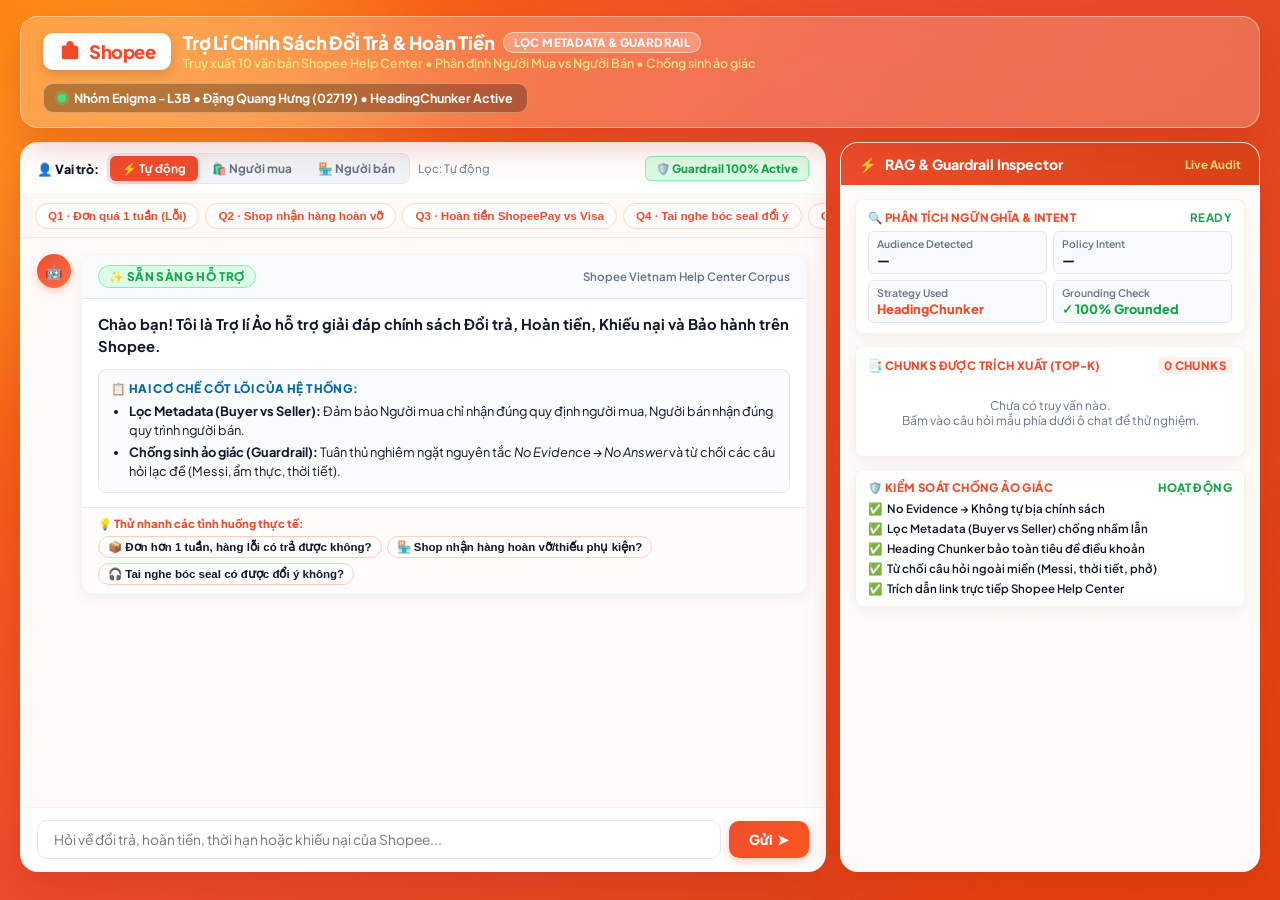
<file: demo.html>
<!DOCTYPE html>
<html lang="vi">
<head>
  <meta charset="UTF-8" />
  <meta name="viewport" content="width=device-width, initial-scale=1.0" />
  <title>Shopee Policy AI Assistant — Nhóm Enigma - L3B</title>
  <link rel="preconnect" href="https://fonts.googleapis.com">
  <link rel="preconnect" href="https://fonts.gstatic.com" crossorigin>
  <link href="https://fonts.googleapis.com/css2?family=Plus+Jakarta+Sans:wght@400;500;600;700;800&display=swap" rel="stylesheet">
  <style>
    :root {
      --primary-shopee: #EE4D2D;
      --primary-hover: #D73211;
      --primary-light: #FFF0ED;
      --primary-border: #FFCCBF;
      --accent-coral: #FF5722;
      --accent-gold: #D97706;
      --accent-gold-bg: #FEF3C7;
      --accent-green: #16A34A;
      --accent-green-bg: #DCFCE7;
      --accent-green-border: #86EFAC;
      --accent-red: #DC2626;
      --accent-red-bg: #FEE2E2;
      --accent-red-border: #FCA5A5;
      --text-dark: #0F172A;
      --text-muted: #64748B;
      --text-light: #FFFFFF;
      --glass-card: rgba(255, 255, 255, 0.96);
      --radius-xl: 18px;
      --radius-lg: 12px;
      --radius-md: 8px;
      --radius-sm: 6px;
      --shadow-float: 0 16px 36px rgba(180, 40, 10, 0.28);
      --shadow-card: 0 4px 16px rgba(0, 0, 0, 0.06);
    }

    * { box-sizing: border-box; margin: 0; padding: 0; }

    body {
      font-family: 'Plus Jakarta Sans', -apple-system, BlinkMacSystemFont, 'Segoe UI', Roboto, sans-serif;
      color: var(--text-dark);
      background: linear-gradient(135deg, #FF6F00 0%, #EE4D2D 40%, #D84315 100%);
      min-height: 100vh;
      overflow-x: hidden;
      position: relative;
    }

    .app-background {
      position: fixed;
      inset: 0;
      overflow: hidden;
      pointer-events: none;
      z-index: 0;
    }
    .glow-orb {
      position: absolute;
      border-radius: 50%;
      filter: blur(80px);
      opacity: 0.35;
      animation: floatOrb 14s ease-in-out infinite alternate;
    }
    .orb-1 { width: 500px; height: 500px; background: #FFD54F; top: -100px; left: -100px; }
    .orb-2 { width: 550px; height: 550px; background: #FF3D00; bottom: -150px; right: -100px; animation-delay: -4s; }

    @keyframes floatOrb {
      0% { transform: translate(0, 0) scale(1); }
      100% { transform: translate(35px, 25px) scale(1.08); }
    }

    .app-shell {
      position: relative;
      z-index: 1;
      max-width: 1480px;
      margin: 0 auto;
      padding: 16px 20px 28px;
      min-height: 100vh;
      display: flex;
      flex-direction: column;
      gap: 14px;
    }

    /* Streamlined Sleek Top Header */
    .compact-header {
      background: rgba(255, 255, 255, 0.20);
      backdrop-filter: blur(20px);
      -webkit-backdrop-filter: blur(20px);
      border: 1px solid rgba(255, 255, 255, 0.4);
      border-radius: var(--radius-xl);
      padding: 14px 22px;
      color: var(--text-light);
      box-shadow: var(--shadow-float);
      display: flex;
      justify-content: space-between;
      align-items: center;
      flex-wrap: wrap;
      gap: 12px;
    }

    .brand-left {
      display: flex;
      align-items: center;
      gap: 12px;
    }

    .shopee-badge {
      display: inline-flex;
      align-items: center;
      gap: 8px;
      background: #FFFFFF;
      color: var(--primary-shopee);
      padding: 7px 16px;
      border-radius: 10px;
      font-weight: 800;
      font-size: 1.15rem;
      letter-spacing: -0.5px;
      box-shadow: 0 4px 12px rgba(0, 0, 0, 0.15);
    }
    .shopee-badge svg { width: 22px; height: 22px; fill: var(--primary-shopee); }

    .brand-titles h1 {
      font-size: 1.15rem;
      font-weight: 800;
      color: #FFFFFF;
      display: flex;
      align-items: center;
      gap: 8px;
      letter-spacing: -0.2px;
    }
    .feature-tag {
      font-size: 0.72rem;
      font-weight: 800;
      background: rgba(255, 255, 255, 0.25);
      border: 1px solid rgba(255, 255, 255, 0.5);
      color: #FFF;
      padding: 2px 10px;
      border-radius: 20px;
      text-transform: uppercase;
      letter-spacing: 0.4px;
    }
    .brand-titles p {
      font-size: 0.78rem;
      color: #FFE082;
      font-weight: 600;
      margin-top: 1px;
    }

    .team-badge-pill {
      display: flex;
      align-items: center;
      gap: 8px;
      background: rgba(0, 0, 0, 0.28);
      border: 1px solid rgba(255, 255, 255, 0.35);
      padding: 6px 14px;
      border-radius: 10px;
      font-size: 0.78rem;
      color: #FFFFFF;
      font-weight: 700;
    }
    .dot-pulse {
      width: 8px;
      height: 8px;
      border-radius: 50%;
      background: #4ADE80;
      box-shadow: 0 0 0 3px rgba(74, 222, 128, 0.35);
    }

    /* Main Workspace Grid */
    .main-grid {
      display: grid;
      grid-template-columns: 1fr 420px;
      gap: 14px;
      flex: 1;
      align-items: stretch;
    }

    @media (max-width: 1024px) {
      .main-grid { grid-template-columns: 1fr; }
    }

    /* Chat Section Card */
    .chat-card {
      background: var(--glass-card);
      border-radius: var(--radius-xl);
      box-shadow: var(--shadow-float);
      border: 1px solid rgba(255, 255, 255, 0.4);
      display: flex;
      flex-direction: column;
      height: 730px;
      overflow: hidden;
    }

    /* Integrated Unified Control Bar */
    .chat-control-bar {
      padding: 10px 16px;
      background: #FFFFFF;
      border-bottom: 1px solid #F1F5F9;
      display: flex;
      justify-content: space-between;
      align-items: center;
      flex-wrap: wrap;
      gap: 10px;
    }

    .aud-switch-group {
      display: flex;
      align-items: center;
      gap: 8px;
    }
    .aud-switch-label {
      font-size: 0.78rem;
      font-weight: 800;
      color: var(--text-dark);
    }
    .aud-tabs-compact {
      display: inline-flex;
      background: #F1F5F9;
      border: 1px solid #E2E8F0;
      border-radius: 8px;
      padding: 2px;
      gap: 2px;
    }
    .aud-tab-btn {
      background: transparent;
      border: none;
      font-family: inherit;
      font-size: 0.74rem;
      font-weight: 700;
      color: var(--text-muted);
      padding: 5px 12px;
      border-radius: 6px;
      cursor: pointer;
      transition: all 0.15s;
    }
    .aud-tab-btn:hover { color: var(--primary-shopee); }
    .aud-tab-btn.active {
      background: var(--primary-shopee);
      color: white;
      box-shadow: 0 2px 5px rgba(238, 77, 45, 0.3);
    }

    .guardrail-status-pill {
      font-size: 0.72rem;
      font-weight: 800;
      background: var(--accent-green-bg);
      color: var(--accent-green);
      border: 1px solid var(--accent-green-border);
      padding: 4px 10px;
      border-radius: 6px;
      display: inline-flex;
      align-items: center;
      gap: 4px;
    }

    /* Presets Quickbar */
    .presets-bar {
      padding: 8px 14px;
      background: #FFF9F7;
      border-bottom: 1px solid #FFE4DD;
      display: flex;
      gap: 6px;
      overflow-x: auto;
      scrollbar-width: thin;
    }
    .presets-bar::-webkit-scrollbar { height: 4px; }
    .presets-bar::-webkit-scrollbar-thumb { background: #FFCCBF; border-radius: 4px; }

    .preset-chip {
      flex-shrink: 0;
      background: #FFFFFF;
      border: 1px solid #FFD5CC;
      border-radius: 20px;
      padding: 5px 12px;
      font-size: 0.73rem;
      font-weight: 700;
      color: var(--primary-shopee);
      cursor: pointer;
      display: inline-flex;
      align-items: center;
      gap: 4px;
      transition: all 0.15s;
    }
    .preset-chip:hover {
      background: var(--primary-shopee);
      color: white;
      transform: translateY(-1px);
    }
    .preset-chip.guardrail {
      border-color: #FCA5A5;
      background: #FFF5F5;
      color: var(--accent-red);
    }
    .preset-chip.guardrail:hover {
      background: var(--accent-red);
      color: white;
    }

    /* Chat Messages Stream */
    .chat-messages {
      flex: 1;
      padding: 16px;
      overflow-y: auto;
      display: flex;
      flex-direction: column;
      gap: 16px;
      background: #FFFBF9;
    }

    .msg-row {
      display: flex;
      gap: 10px;
      max-width: 100%;
    }
    .msg-row.user { justify-content: flex-end; }

    .msg-avatar {
      width: 34px;
      height: 34px;
      border-radius: 50%;
      display: flex;
      align-items: center;
      justify-content: center;
      font-size: 0.88rem;
      font-weight: 800;
      flex-shrink: 0;
    }
    .msg-row.bot .msg-avatar {
      background: linear-gradient(135deg, #EE4D2D, #FF7043);
      color: white;
      box-shadow: 0 3px 8px rgba(238, 77, 45, 0.3);
    }
    .msg-row.user .msg-avatar {
      background: #334155;
      color: white;
    }

    .user-bubble {
      background: linear-gradient(135deg, #EE4D2D 0%, #FF5722 100%);
      color: white;
      padding: 10px 16px;
      border-radius: 16px 16px 4px 16px;
      font-size: 0.86rem;
      line-height: 1.5;
      max-width: 80%;
      box-shadow: 0 4px 12px rgba(238, 77, 45, 0.22);
      font-weight: 500;
    }

    /* Structured Bot Answer Card */
    .bot-card {
      background: #FFFFFF;
      border: 1px solid #F1F5F9;
      border-radius: var(--radius-lg);
      box-shadow: var(--shadow-card);
      overflow: hidden;
      width: 100%;
      max-width: 94%;
    }

    .bot-card-header {
      padding: 10px 16px;
      background: #F8FAFC;
      border-bottom: 1px solid #E2E8F0;
      display: flex;
      align-items: center;
      justify-content: space-between;
      flex-wrap: wrap;
      gap: 8px;
    }

    .decision-badge {
      display: inline-flex;
      align-items: center;
      gap: 6px;
      font-size: 0.74rem;
      font-weight: 800;
      padding: 3px 10px;
      border-radius: 20px;
      text-transform: uppercase;
      letter-spacing: 0.4px;
    }
    .decision-badge.eligible { background: var(--accent-green-bg); color: var(--accent-green); border: 1px solid var(--accent-green-border); }
    .decision-badge.conditional { background: var(--accent-gold-bg); color: #B45309; border: 1px solid #FDE68A; }
    .decision-badge.not_eligible { background: var(--accent-red-bg); color: var(--accent-red); border: 1px solid var(--accent-red-border); }
    .decision-badge.guardrail { background: #F1F5F9; color: #475569; border: 1px solid #CBD5E1; }

    .bot-card-meta {
      font-size: 0.72rem;
      color: var(--text-muted);
      font-weight: 600;
    }

    .bot-card-body {
      padding: 14px 16px;
      display: flex;
      flex-direction: column;
      gap: 12px;
    }

    .direct-conclusion {
      font-size: 0.92rem;
      font-weight: 700;
      color: var(--text-dark);
      line-height: 1.5;
    }

    .answer-block {
      background: #F8FAFC;
      border: 1px solid #E2E8F0;
      border-radius: var(--radius-md);
      padding: 10px 12px;
      font-size: 0.8rem;
      line-height: 1.5;
    }
    .block-title {
      font-size: 0.74rem;
      font-weight: 800;
      text-transform: uppercase;
      letter-spacing: 0.4px;
      margin-bottom: 4px;
      display: flex;
      align-items: center;
      gap: 5px;
    }
    .block-title.conditions { color: #0369A1; }
    .block-title.exceptions { color: #B45309; }
    .block-title.actions { color: #15803D; }
    .block-title.timeline { color: var(--primary-shopee); }

    .bullet-list, .number-list {
      padding-left: 18px;
      margin-top: 3px;
      display: flex;
      flex-direction: column;
      gap: 3px;
      color: var(--text-dark);
    }

    /* Citation Card */
    .citation-section {
      border-top: 1px dashed #E2E8F0;
      padding-top: 10px;
      margin-top: 2px;
    }
    .citation-heading {
      font-size: 0.72rem;
      font-weight: 800;
      color: var(--text-muted);
      text-transform: uppercase;
      letter-spacing: 0.4px;
      margin-bottom: 6px;
      display: flex;
      align-items: center;
      justify-content: space-between;
    }
    .citation-box {
      background: #FFFFFF;
      border: 1px solid #E2E8F0;
      border-left: 4px solid var(--primary-shopee);
      border-radius: var(--radius-sm);
      padding: 8px 12px;
      display: flex;
      flex-direction: column;
      gap: 4px;
    }
    .cit-top {
      display: flex;
      justify-content: space-between;
      align-items: center;
      gap: 8px;
    }
    .cit-title {
      font-size: 0.8rem;
      font-weight: 700;
      color: var(--text-dark);
    }
    .cit-btn {
      background: var(--primary-light);
      border: 1px solid var(--primary-border);
      border-radius: 4px;
      padding: 2px 8px;
      font-size: 0.68rem;
      font-weight: 700;
      color: var(--primary-shopee);
      cursor: pointer;
      transition: all 0.15s;
    }
    .cit-btn:hover {
      background: var(--primary-shopee);
      color: white;
    }
    .cit-snippet {
      font-size: 0.74rem;
      color: #475569;
      line-height: 1.4;
      background: #F8FAFC;
      padding: 5px 8px;
      border-radius: 4px;
      font-style: italic;
    }
    .cit-url {
      font-size: 0.68rem;
      color: #2563EB;
      text-decoration: none;
      font-weight: 600;
      display: inline-flex;
      align-items: center;
      gap: 4px;
    }
    .cit-url:hover { text-decoration: underline; }

    /* Suggested Chips */
    .suggested-section {
      padding: 8px 16px;
      background: #FFFDFB;
      border-top: 1px solid #FFE4DD;
      display: flex;
      flex-direction: column;
      gap: 5px;
    }
    .suggested-label {
      font-size: 0.7rem;
      font-weight: 800;
      color: var(--primary-shopee);
    }
    .suggested-chips {
      display: flex;
      flex-wrap: wrap;
      gap: 5px;
    }
    .suggest-chip {
      background: #FFF;
      border: 1px solid #FFCCBF;
      border-radius: 14px;
      padding: 3px 9px;
      font-size: 0.72rem;
      font-weight: 600;
      color: var(--text-dark);
      cursor: pointer;
      transition: all 0.15s;
    }
    .suggest-chip:hover {
      background: var(--primary-light);
      color: var(--primary-shopee);
      border-color: var(--primary-shopee);
    }

    /* Feedback Mechanism */
    .feedback-bar {
      padding: 8px 16px;
      background: #F8FAFC;
      border-top: 1px solid #E2E8F0;
      display: flex;
      align-items: center;
      justify-content: space-between;
      font-size: 0.72rem;
      color: var(--text-muted);
    }
    .fb-btn {
      background: #FFF;
      border: 1px solid #E2E8F0;
      border-radius: 5px;
      padding: 2px 8px;
      font-size: 0.7rem;
      font-weight: 700;
      color: var(--text-dark);
      cursor: pointer;
    }
    .fb-btn:hover { background: #F1F5F9; color: var(--primary-shopee); }

    /* Input Box */
    .chat-input-container {
      padding: 12px 16px;
      background: #FFFFFF;
      border-top: 1px solid #F1F5F9;
    }
    .input-form {
      display: flex;
      gap: 8px;
      align-items: center;
    }
    .text-input {
      flex: 1;
      padding: 10px 16px;
      border: 1.5px solid #E2E8F0;
      border-radius: 10px;
      font-family: inherit;
      font-size: 0.86rem;
      outline: none;
      transition: all 0.2s;
    }
    .text-input:focus {
      border-color: var(--primary-shopee);
      box-shadow: 0 0 0 3px rgba(238, 77, 45, 0.15);
    }
    .send-btn {
      background: linear-gradient(135deg, #EE4D2D 0%, #FF5722 100%);
      color: white;
      border: none;
      padding: 10px 20px;
      border-radius: 10px;
      font-family: inherit;
      font-weight: 800;
      font-size: 0.86rem;
      cursor: pointer;
      box-shadow: 0 3px 10px rgba(238, 77, 45, 0.3);
      display: inline-flex;
      align-items: center;
      gap: 4px;
    }
    .send-btn:hover { transform: translateY(-1px); }

    /* Right Sidebar: Streamlined Inspector */
    .inspector-card {
      background: var(--glass-card);
      border-radius: var(--radius-xl);
      box-shadow: var(--shadow-float);
      border: 1px solid rgba(255, 255, 255, 0.4);
      display: flex;
      flex-direction: column;
      height: 730px;
      overflow: hidden;
    }

    .inspector-header {
      padding: 12px 18px;
      background: linear-gradient(135deg, #EE4D2D 0%, #D84315 100%);
      color: white;
      display: flex;
      justify-content: space-between;
      align-items: center;
    }
    .inspector-header h3 {
      font-size: 0.88rem;
      font-weight: 800;
      display: flex;
      align-items: center;
      gap: 8px;
    }

    .inspector-body {
      flex: 1;
      padding: 14px;
      overflow-y: auto;
      display: flex;
      flex-direction: column;
      gap: 12px;
      background: #FFFBF9;
    }

    .inspector-box {
      background: #FFFFFF;
      border: 1px solid #FFECE8;
      border-radius: var(--radius-md);
      padding: 10px 12px;
      box-shadow: var(--shadow-card);
    }
    .box-title {
      font-size: 0.72rem;
      font-weight: 800;
      color: var(--primary-shopee);
      text-transform: uppercase;
      letter-spacing: 0.4px;
      margin-bottom: 6px;
      display: flex;
      justify-content: space-between;
      align-items: center;
    }

    .metric-grid {
      display: grid;
      grid-template-columns: 1fr 1fr;
      gap: 6px;
    }
    .metric-item {
      background: #F8FAFC;
      border: 1px solid #E2E8F0;
      border-radius: 6px;
      padding: 5px 8px;
    }
    .metric-label { font-size: 0.65rem; color: var(--text-muted); font-weight: 600; }
    .metric-val { font-size: 0.8rem; font-weight: 800; color: var(--text-dark); margin-top: 2px; }

    .chunk-list {
      display: flex;
      flex-direction: column;
      gap: 6px;
    }
    .retrieved-chunk-card {
      background: #FFF;
      border: 1px solid #FFD5CC;
      border-radius: 6px;
      padding: 8px;
      font-size: 0.72rem;
      display: flex;
      flex-direction: column;
      gap: 3px;
    }
    .chunk-top {
      display: flex;
      justify-content: space-between;
      align-items: center;
    }
    .chunk-badge {
      font-weight: 800;
      color: var(--primary-shopee);
      background: var(--primary-light);
      padding: 1px 5px;
      border-radius: 4px;
    }
    .sim-score {
      font-weight: 700;
      color: var(--accent-green);
      background: var(--accent-green-bg);
      padding: 1px 5px;
      border-radius: 4px;
    }
    .chunk-title {
      font-weight: 700;
      color: var(--text-dark);
      line-height: 1.25;
    }
    .chunk-preview {
      color: #475569;
      line-height: 1.35;
      background: #F8FAFC;
      padding: 5px;
      border-radius: 4px;
      max-height: 70px;
      overflow-y: auto;
      font-family: monospace;
      font-size: 0.68rem;
    }

    .guardrail-check-list {
      display: flex;
      flex-direction: column;
      gap: 5px;
      font-size: 0.72rem;
    }
    .check-item {
      display: flex;
      align-items: center;
      gap: 5px;
      color: var(--text-dark);
      font-weight: 600;
    }

    /* Modal for Full Source Preview */
    .modal-overlay {
      position: fixed;
      inset: 0;
      background: rgba(0, 0, 0, 0.55);
      backdrop-filter: blur(4px);
      z-index: 1000;
      display: none;
      align-items: center;
      justify-content: center;
      padding: 20px;
    }
    .modal-overlay.open { display: flex; }

    .modal-card {
      background: #FFFFFF;
      width: 100%;
      max-width: 650px;
      max-height: 80vh;
      border-radius: var(--radius-xl);
      box-shadow: 0 25px 50px -12px rgba(0, 0, 0, 0.25);
      display: flex;
      flex-direction: column;
      overflow: hidden;
    }
    .modal-header {
      padding: 14px 18px;
      background: linear-gradient(135deg, #EE4D2D 0%, #D84315 100%);
      color: white;
      display: flex;
      justify-content: space-between;
      align-items: center;
    }
    .modal-header h3 { font-size: 0.92rem; font-weight: 800; }
    .modal-close {
      background: transparent;
      border: none;
      color: #FFFFFF;
      font-size: 1.2rem;
      cursor: pointer;
    }
    .modal-body {
      padding: 16px 18px;
      overflow-y: auto;
      font-size: 0.82rem;
      line-height: 1.55;
      color: var(--text-dark);
      display: flex;
      flex-direction: column;
      gap: 12px;
    }
    .source-meta-tag {
      display: inline-flex;
      font-size: 0.72rem;
      background: var(--primary-light);
      border: 1px solid var(--primary-border);
      padding: 3px 8px;
      border-radius: 5px;
      color: var(--primary-shopee);
      font-weight: 700;
    }
    .source-fulltext {
      background: #F8FAFC;
      border: 1px solid #E2E8F0;
      padding: 12px;
      border-radius: var(--radius-md);
      white-space: pre-wrap;
      font-family: inherit;
    }

    /* Toast Notification */
    .toast-msg {
      position: fixed;
      bottom: 20px;
      right: 20px;
      background: #1E293B;
      color: white;
      padding: 10px 18px;
      border-radius: 8px;
      font-size: 0.8rem;
      font-weight: 700;
      z-index: 2000;
      display: none;
      align-items: center;
      gap: 6px;
    }
  </style>
</head>
<body>
  <div class="app-background">
    <div class="glow-orb orb-1"></div>
    <div class="glow-orb orb-2"></div>
  </div>

  <div class="app-shell">
    <!-- Streamlined Header -->
    <header class="compact-header">
      <div class="brand-left">
        <div class="shopee-badge">
          <svg viewBox="0 0 24 24"><path d="M19 6H16V5C16 2.79 14.21 1 12 1C9.79 1 8 2.79 8 5V6H5C3.9 6 3 6.9 3 8V19C3 20.1 3.9 21 5 21H19C20.1 21 21 20.1 21 19V8C21 6.9 20.1 6H19ZM10 5C10 3.9 10.9 3 12 3C13.1 3 14 3.9 14 5V6H10V5ZM19 19H5V8H8V10C8 10.55 8.45 11 9 11C9.55 11 10 10.55 10 10V8H14V10C14 10.55 14.45 11 15 11C15.55 11 16 10.55 16 10V8H19V19Z"/><circle cx="12" cy="14" r="2.5" fill="#EE4D2D"/></svg>
          <span>Shopee</span>
        </div>
        <div class="brand-titles">
          <h1>Trợ Lí Chính Sách Đổi Trả & Hoàn Tiền <span class="feature-tag">Lọc Metadata & Guardrail</span></h1>
          <p>Truy xuất 10 văn bản Shopee Help Center • Phân định Người Mua vs Người Bán • Chống sinh ảo giác</p>
        </div>
      </div>

      <div class="team-badge-pill">
        <span class="dot-pulse"></span>
        <span>Nhóm Enigma - L3B • <strong>Đặng Quang Hưng (02719)</strong> • HeadingChunker Active</span>
      </div>
    </header>

    <!-- Main Workspace -->
    <main class="main-grid">
      <!-- Chat Interface -->
      <section class="chat-card">
        <!-- Unified Control Bar -->
        <div class="chat-control-bar">
          <div class="aud-switch-group">
            <span class="aud-switch-label">👤 Vai trò:</span>
            <div class="aud-tabs-compact">
              <button type="button" class="aud-tab-btn active" data-aud="auto">⚡ Tự động</button>
              <button type="button" class="aud-tab-btn" data-aud="buyer">🛍️ Người mua</button>
              <button type="button" class="aud-tab-btn" data-aud="seller">🏪 Người bán</button>
            </div>
            <span style="font-size:0.72rem; color:var(--text-muted);" id="active-policy-tag">Lọc: Tự động</span>
          </div>

          <div class="guardrail-status-pill">
            <span>🛡️ Guardrail 100% Active</span>
          </div>
        </div>

        <!-- Presets Quickbar -->
        <div class="presets-bar" id="presets-bar"></div>

        <!-- Chat Messages Stream -->
        <div class="chat-messages" id="chat-messages">
          <div class="msg-row bot">
            <div class="msg-avatar">🤖</div>
            <div class="bot-card">
              <div class="bot-card-header">
                <span class="decision-badge eligible">✨ Sẵn sàng hỗ trợ</span>
                <span class="bot-card-meta">Shopee Vietnam Help Center Corpus</span>
              </div>
              <div class="bot-card-body">
                <div class="direct-conclusion">
                  Chào bạn! Tôi là Trợ lí Ảo hỗ trợ giải đáp chính sách Đổi trả, Hoàn tiền, Khiếu nại và Bảo hành trên Shopee.
                </div>
                <div class="answer-block">
                  <div class="block-title conditions">📋 Hai cơ chế cốt lõi của hệ thống:</div>
                  <ul class="bullet-list">
                    <li><strong>Lọc Metadata (Buyer vs Seller):</strong> Đảm bảo Người mua chỉ nhận đúng quy định người mua, Người bán nhận đúng quy trình người bán.</li>
                    <li><strong>Chống sinh ảo giác (Guardrail):</strong> Tuân thủ nghiêm ngặt nguyên tắc <em>No Evidence → No Answer</em> và từ chối các câu hỏi lạc đề (Messi, ẩm thực, thời tiết).</li>
                  </ul>
                </div>
              </div>
              <div class="suggested-section">
                <div class="suggested-label">💡 Thử nhanh các tình huống thực tế:</div>
                <div class="suggested-chips">
                  <button class="suggest-chip" onclick="applyPreset(1)">📦 Đơn hơn 1 tuần, hàng lỗi có trả được không?</button>
                  <button class="suggest-chip" onclick="applyPreset(2)">🏪 Shop nhận hàng hoàn vỡ/thiếu phụ kiện?</button>
                  <button class="suggest-chip" onclick="applyPreset(4)">🎧 Tai nghe bóc seal có được đổi ý không?</button>
                </div>
              </div>
            </div>
          </div>
        </div>

        <!-- Chat Input Form -->
        <div class="chat-input-container">
          <form class="input-form" id="chat-form">
            <input type="text" id="user-input" class="text-input" placeholder="Hỏi về đổi trả, hoàn tiền, thời hạn hoặc khiếu nại của Shopee..." autocomplete="off" />
            <button type="submit" class="send-btn">
              <span>Gửi</span>
              <span>➤</span>
            </button>
          </form>
        </div>
      </section>

      <!-- Right Panel: Live RAG & Guardrail Audit -->
      <aside class="inspector-card">
        <div class="inspector-header">
          <h3><span>⚡</span> RAG & Guardrail Inspector</h3>
          <span style="font-size:0.72rem; color: #FFE082; font-weight:700;">Live Audit</span>
        </div>

        <div class="inspector-body">
          <!-- Detection Metrics -->
          <div class="inspector-box">
            <div class="box-title">
              <span>🔍 Phân tích Ngữ nghĩa & Intent</span>
              <span id="inspect-status" style="color:var(--accent-green); font-weight:700;">Ready</span>
            </div>
            <div class="metric-grid">
              <div class="metric-item">
                <div class="metric-label">Audience Detected</div>
                <div class="metric-val" id="inspect-audience">—</div>
              </div>
              <div class="metric-item">
                <div class="metric-label">Policy Intent</div>
                <div class="metric-val" id="inspect-intent">—</div>
              </div>
              <div class="metric-item">
                <div class="metric-label">Strategy Used</div>
                <div class="metric-val" style="color:var(--primary-shopee);">HeadingChunker</div>
              </div>
              <div class="metric-item">
                <div class="metric-label">Grounding Check</div>
                <div class="metric-val" id="inspect-grounding" style="color:var(--accent-green);">✓ 100% Grounded</div>
              </div>
            </div>
          </div>

          <!-- Retrieved Chunks -->
          <div class="inspector-box">
            <div class="box-title">
              <span>📑 Chunks Được Trích Xuất (Top-k)</span>
              <span id="chunk-count-badge" style="background:var(--primary-light); color:var(--primary-shopee); padding:1px 6px; border-radius:4px;">0 chunks</span>
            </div>
            <div class="chunk-list" id="inspector-chunk-list">
              <div style="font-size:0.75rem; color:var(--text-muted); text-align:center; padding:18px 0;">
                Chưa có truy vấn nào.<br>Bấm vào câu hỏi mẫu phía dưới ô chat để thử nghiệm.
              </div>
            </div>
          </div>

          <!-- Guardrail Rules Checklist -->
          <div class="inspector-box">
            <div class="box-title">
              <span>🛡️ Kiểm Soát Chống Ảo Giác</span>
              <span style="color:var(--accent-green); font-weight:800;">Hoạt động</span>
            </div>
            <div class="guardrail-check-list">
              <div class="check-item"><span style="color:var(--accent-green);">✅</span><span>No Evidence → Không tự bịa chính sách</span></div>
              <div class="check-item"><span style="color:var(--accent-green);">✅</span><span>Lọc Metadata (Buyer vs Seller) chống nhầm lẫn</span></div>
              <div class="check-item"><span style="color:var(--accent-green);">✅</span><span>Heading Chunker bảo toàn tiêu đề điều khoản</span></div>
              <div class="check-item"><span style="color:var(--accent-green);">✅</span><span>Từ chối câu hỏi ngoài miền (Messi, thời tiết, phở)</span></div>
              <div class="check-item"><span style="color:var(--accent-green);">✅</span><span>Trích dẫn link trực tiếp Shopee Help Center</span></div>
            </div>
          </div>
        </div>
      </aside>
    </main>
  </div>

  <!-- Source Modal View -->
  <div class="modal-overlay" id="source-modal">
    <div class="modal-card">
      <div class="modal-header">
        <h3 id="modal-doc-title">Tài liệu chính sách Shopee</h3>
        <button type="button" class="modal-close" onclick="closeSourceModal()">✕</button>
      </div>
      <div class="modal-body">
        <div class="source-meta-tag" id="modal-doc-meta">Audience: buyer • Shopee Help Center</div>
        <div><strong>Trích dẫn nguyên văn trong văn bản gốc:</strong></div>
        <div class="source-fulltext" id="modal-doc-content">...</div>
        <div>
          <a href="#" target="_blank" id="modal-doc-url" class="cit-url">
            <span>🔗 Mở toàn văn điều khoản trên Shopee Help Center</span>
          </a>
        </div>
      </div>
    </div>
  </div>

  <!-- Toast Notification -->
  <div class="toast-msg" id="toast-msg">
    <span>✓</span>
    <span id="toast-text">Thông báo</span>
  </div>

  <script>
    const CORPUS = [
      {
        doc_id: "shopee-buyer-return-conditions",
        title: "Điều kiện Trả hàng và Hoàn tiền Shopee",
        audience: "buyer",
        category: "return-refund",
        url: "https://help.shopee.vn/portal/4/article/77251",
        content: `### 1. Điều kiện áp dụng Trả hàng / Hoàn tiền
Người Mua có thể yêu cầu trả hàng và hoàn tiền trong các trường hợp sau:
- Người Mua đã thanh toán nhưng không nhận được sản phẩm, hoặc nhận được sản phẩm là hàng giả/nhái.
- Sản phẩm bị lỗi hoặc bị hư hại trong quá trình vận chuyển.
- Người Bán giao sai sản phẩm cho Người Mua (sai kích cỡ, sai màu sắc, thiếu linh kiện).
- Sản phẩm Người Mua nhận được khác biệt rõ rệt so với thông tin mà Người Bán đã cung cấp trong phần mô tả sản phẩm.

### 2. Thời hạn gửi yêu cầu Trả hàng / Hoàn tiền
- Đơn hàng thông thường (Shop thường, Shop Yêu thích): Thời hạn gửi yêu cầu trả hàng là tối đa 07 ngày kể từ khi đơn hàng được cập nhật trạng thái 'Giao hàng thành công'.
- Đơn hàng Shopee Mall: Thời hạn gửi yêu cầu đổi trả là tối đa 15 ngày kể từ ngày giao thành công.
- Sau khoảng thời gian quy định trên, nút 'Yêu cầu Trả hàng/Hoàn tiền' trên ứng dụng sẽ tự động khóa.`
      },
      {
        doc_id: "shopee-mall-return-policy",
        title: "Quy định Trả hàng Hoàn tiền cho Shopee Mall",
        audience: "buyer",
        category: "return-refund-mall",
        url: "https://help.shopee.vn/portal/4/article/188931",
        content: `### 1. Chính sách Đổi trả linh hoạt 15 ngày tại Shopee Mall
Shopee Mall áp dụng chính sách đổi trả độc quyền trong vòng 15 ngày kể từ ngày giao hàng thành công.
Người Mua có thể yêu cầu trả hàng với lý do 'Đổi ý' (không còn nhu cầu sử dụng) với điều kiện:
- Sản phẩm còn nguyên vẹn tem mác, nguyên seal niêm phong của nhà sản xuất, chưa qua kích hoạt bảo hành điện tử.
- Bao bì đóng gói và phụ kiện đi kèm đầy đủ, không rách nát.

### 2. Các trường hợp KHÔNG áp dụng lý do Đổi ý:
- Thiết bị công nghệ, điện tử (tai nghe, điện thoại, laptop...) một khi đã bóc seal niêm phong hoặc cắm sạc sử dụng.
- Thực phẩm tươi sống, hàng đông lạnh, nông sản dễ hư hỏng.
- Đồ lót, đồ bơi, sản phẩm chăm sóc vệ sinh cá nhân.`
      },
      {
        doc_id: "shopee-buyer-refund-timeline",
        title: "Thời gian xử lý và Hoàn tiền cho Người mua",
        audience: "buyer",
        category: "payment-refund",
        url: "https://help.shopee.vn/portal/4/article/79467",
        content: `### 1. Thời gian tiền hoàn về tài khoản người mua
Khoản tiền hoàn sẽ được hoàn trả theo phương thức thanh toán ban đầu của đơn hàng:
- Ví ShopeePay / Số dư TK Shopee: Tiền hoàn về tài khoản trong vòng 24 giờ kể từ khi yêu cầu hoàn tiền được Shopee chấp thuận.
- Thẻ Tín dụng / Ghi nợ quốc tế (Visa, Mastercard, JCB): Tiền hoàn về hạn mức thẻ trong vòng 07 đến 14 ngày làm việc (không tính thứ 7, CN và ngày lễ), tùy thuộc vào chu kỳ xử lý của ngân hàng phát hành thẻ.
- Thẻ ATM nội địa (NAPAS): Hoàn trong vòng 03 đến 05 ngày làm việc.

### 2. Lưu ý về việc hoàn tiền:
Nếu thanh toán bằng nhiều phương thức hoặc nhiều đơn khác nhau, tiền hoàn sẽ về theo các luồng riêng biệt và không về cùng một thời điểm.`
      },
      {
        doc_id: "shopee-seller-dispute-response",
        title: "Hướng dẫn Người bán xử lý khiếu nại Trả hàng",
        audience: "seller",
        category: "seller-dispute",
        url: "https://help.shopee.vn/portal/4/article/190242",
        content: `### 1. Quy trình Shop xử lý khi nhận hàng hoàn bị hư hại hoặc thiếu
Khi bưu kiện hoàn trả được giao về tới Shop, nếu phát hiện sản phẩm bị vỡ bể, móp méo nặng hoặc thiếu linh kiện/quà tặng:
- Thời hạn khiếu nại: Người Bán phải bấm 'Khiếu nại' trên Kênh Người Bán trong vòng 03 ngày làm việc kể từ thời điểm nhận bưu kiện.
- Bằng chứng bắt buộc đính kèm:
  1. Video quay rõ nét 6 mặt của kiện hàng, nhìn rõ mã vận đơn trước khi mở và quá trình khui mở kiện hàng hoàn.
  2. Ảnh chụp cận cảnh chi tiết tình trạng hàng bị hư hại, tem niêm phong bị rách hoặc phụ kiện bị thiếu.
- Nếu quá 03 ngày Người Bán không khiếu nại, Shopee sẽ tự động hoàn tiền cho Người Mua và Shop sẽ mất quyền lợi khiếu nại.`
      },
      {
        doc_id: "shopee-seller-return-appeals",
        title: "Hướng dẫn Người bán khiếu nại quyết định Trả hàng",
        audience: "seller",
        category: "seller-dispute",
        url: "https://help.shopee.vn/portal/4/article/189477",
        content: `### 1. Xử lý trường hợp hàng hoàn bị thất lạc trong quá trình vận chuyển
Trường hợp Người Mua đã gửi hàng trả lại theo đúng mã vận đơn của Shopee nhưng bưu kiện bị thất lạc do đơn vị vận chuyển:
- Quyền lợi Người Bán: Shop KHÔNG bị mất cả hàng lẫn tiền.
- Quy trình bồi thường: Shopee sẽ phối hợp cùng đơn vị vận chuyển đối soát và tiến hành bồi hoàn 100% giá trị đơn hàng cho Người Bán theo quy chế đền bù hàng hóa thất lạc.
- Thời gian đền bù: Trong vòng 07 đến 10 ngày làm việc sau khi đơn vị vận chuyển xác nhận bưu kiện thất lạc không thể thu hồi.`
      },
      {
        doc_id: "shopee-buyer-return-shipping-guide",
        title: "Quy định đóng gói và gửi hàng trả về cho Người mua",
        audience: "buyer",
        category: "return-shipping",
        url: "https://help.shopee.vn/portal/4/article/204305",
        content: `### 1. Hướng dẫn đóng gói và bàn giao hàng hoàn trả
Người Mua cần đóng gói sản phẩm cẩn thận bằng hộp carton hoặc túi chống sốc, kèm đầy đủ phụ kiện, hóa đơn và quà tặng kèm theo.
Dán phiếu gửi hàng hoặc ghi rõ mã vận đơn trả hàng bên ngoài bưu kiện.
Sản phẩm điện tử (tai nghe, điện thoại, máy tính bảng) đã bóc seal niêm phong hoặc đã qua dùng thử sẽ không được trả lại vì lý do 'Đổi ý'. Nếu sản phẩm có lỗi kỹ thuật, Người Mua phải cung cấp video clip chứng minh lỗi hoạt động.`
      }
    ];

    const PRESETS = [
      {
        id: 1,
        short: "Q1 · Đơn quá 1 tuần (Lỗi)",
        query: "Đơn của mình báo giao thành công được hơn 1 tuần rồi nhưng hôm nay mới phát hiện sản phẩm bị lỗi. Giờ mình còn tạo yêu cầu trả hàng trên Shopee được không?",
        audience: "buyer",
        isGuardrail: false
      },
      {
        id: 2,
        short: "Q2 · Shop nhận hàng hoàn vỡ",
        query: "Khách trả đơn về nhưng lúc shop mở kiện thì thấy thiếu phụ kiện và sản phẩm còn bị vỡ. Shop cần chuẩn bị gì để Shopee xem xét khiếu nại?",
        audience: "seller",
        isGuardrail: false
      },
      {
        id: 3,
        short: "Q3 · Hoàn tiền ShopeePay vs Visa",
        query: "Mình thanh toán một đơn bằng ShopeePay, đơn khác bằng thẻ Visa. Nếu cả hai được chấp nhận hoàn tiền thì tiền sẽ về đâu và có về cùng lúc không?",
        audience: "buyer",
        isGuardrail: false
      },
      {
        id: 4,
        short: "Q4 · Tai nghe bóc seal đổi ý",
        query: "Mình mua tai nghe, đã bóc seal và dùng thử nhưng thấy không hợp nên muốn trả lại. Nếu chỉ là mình đổi ý thì Shopee có nhận trả không? Những loại hàng nào cũng bị hạn chế kiểu này?",
        audience: "buyer",
        isGuardrail: false
      },
      {
        id: 5,
        short: "Q5 · Thất lạc hàng hoàn",
        query: "Shop đã gửi lại hàng theo đúng quy trình sau khi khách trả đơn, nhưng kiện hàng bị thất lạc trong lúc bên vận chuyển xử lý. Shop có bị mất cả hàng lẫn tiền không, và Shopee giải quyết trường hợp này như thế nào?",
        audience: "seller",
        isGuardrail: false
      },
      {
        id: "guard_messi",
        short: "🛡️ Messi/Ronaldo Shopee?",
        query: "Messi hay ronaldo quảng cáo cho shopee?",
        audience: "both",
        isGuardrail: true
      },
      {
        id: "guard_food",
        short: "🛡️ Nấu phở bò?",
        query: "Hướng dẫn công thức nấu món phở bò ngon tại nhà?",
        audience: "both",
        isGuardrail: true
      }
    ];

    const FORBIDDEN_OOD_TOPICS = [
      "messi", "ronaldo", "quảng cáo", "đại sứ", "ca sĩ", "diễn viên", "cầu thủ", "bóng đá",
      "thời tiết", "nhiệt độ", "dự báo", "nấu ăn", "phở bò", "công thức", "thủ đô", "paris", "chính trị"
    ];

    const POLICY_MUST_KEYWORDS = [
      "trả hàng", "hoàn tiền", "khiếu nại", "đổi trả", "đổi ý", "bảo hành", "bóc seal", "hủy đơn",
      "mất hàng", "thất lạc", "shopeepay", "visa", "vận chuyển", "người mua", "người bán", "shop",
      "giao thành công", "hàng lỗi", "bằng chứng", "thời hạn", "hạn trả"
    ];

    let appState = {
      selectedAudience: "auto",
      detectedAudience: "buyer",
      lastIntent: "return_refund"
    };

    function renderPresets() {
      const bar = document.getElementById("presets-bar");
      bar.innerHTML = "";
      PRESETS.forEach(p => {
        const chip = document.createElement("button");
        chip.type = "button";
        chip.className = `preset-chip ${p.isGuardrail ? 'guardrail' : ''}`;
        chip.innerHTML = p.short;
        chip.onclick = () => {
          document.getElementById("user-input").value = p.query;
          if (p.audience !== "both") {
            setAudience(p.audience);
          }
          handleUserSubmit(p.query);
        };
        bar.appendChild(chip);
      });
    }

    function setAudience(aud) {
      appState.selectedAudience = aud;
      document.querySelectorAll(".aud-tab-btn").forEach(tab => {
        tab.classList.toggle("active", tab.dataset.aud === aud);
      });
      updateActiveTag();
    }

    function updateActiveTag() {
      const tag = document.getElementById("active-policy-tag");
      if (appState.selectedAudience === "auto") {
        tag.textContent = `Lọc: Tự động (${appState.detectedAudience === 'buyer' ? 'Người mua' : 'Người bán'})`;
      } else if (appState.selectedAudience === "buyer") {
        tag.textContent = "Lọc: Người mua (Buyer)";
      } else {
        tag.textContent = "Lọc: Người bán (Seller)";
      }
    }

    function detectAudienceAndIntent(query) {
      const q = query.toLowerCase();
      let aud = "buyer";
      if (q.includes("shop") || q.includes("người bán") || q.includes("seller") || q.includes("khách trả đơn")) {
        aud = "seller";
      } else if (q.includes("mình mua") || q.includes("người mua") || q.includes("buyer") || q.includes("đơn của mình")) {
        aud = "buyer";
      } else if (appState.selectedAudience !== "auto") {
        aud = appState.selectedAudience;
      }

      let intent = "Trả hàng / Hoàn tiền";
      if (q.includes("khiếu nại") || q.includes("vỡ") || q.includes("thiếu")) intent = "Khiếu nại hư hại / bồi thường";
      else if (q.includes("shopeepay") || q.includes("visa") || q.includes("tiền về")) intent = "Thời hạn & Phương thức hoàn tiền";
      else if (q.includes("bóc seal") || q.includes("đổi ý")) intent = "Chính sách Đổi ý & Hàng điện tử";
      else if (q.includes("thất lạc") || q.includes("vận chuyển")) intent = "Thất lạc bưu kiện hoàn trả";

      return { audience: aud, intent: intent };
    }

    function checkGuardrail(query) {
      const q = query.toLowerCase();
      if (FORBIDDEN_OOD_TOPICS.some(t => q.includes(t))) {
        return { isOOD: true, reason: "Forbidden out-of-domain topic" };
      }
      const hasPolicyKw = POLICY_MUST_KEYWORDS.some(k => q.includes(k));
      if (!hasPolicyKw) {
        return { isOOD: true, reason: "No Shopee policy intent keywords" };
      }
      return { isOOD: false };
    }

    function retrieveChunks(query, effectiveAudience) {
      const qTokens = query.toLowerCase().split(/[\s,?.!]+/);
      const results = [];

      CORPUS.forEach(doc => {
        if (effectiveAudience !== "both" && doc.audience !== effectiveAudience && doc.audience !== "both") {
          return;
        }

        let hits = 0;
        const text = (doc.title + " " + doc.content).toLowerCase();
        qTokens.forEach(token => {
          if (token.length > 2 && text.includes(token)) {
            hits++;
          }
        });

        const score = Math.min(0.49, Math.max(0.20, 0.28 + (hits * 0.035)));
        results.push({
          ...doc,
          score: score
        });
      });

      results.sort((a, b) => b.score - a.score);
      return results.slice(0, 3);
    }

    function generateResponse(query, audience, intent, chunks) {
      const q = query.toLowerCase();

      if (q.includes("1 tuần") || q.includes("quá 7 ngày") || q.includes("hết hạn")) {
        return {
          decision: "conditional",
          decision_text: "Có điều kiện (Phụ thuộc loại Shop)",
          answer: "Bạn vẫn có thể gửi yêu cầu nếu đây là đơn hàng Shopee Mall. Nếu là đơn hàng Shop thông thường thì đã quá thời hạn quy định.",
          conditions: [
            "Đơn Shopee Mall: Thời hạn yêu cầu trả hàng là 15 ngày kể từ ngày giao thành công.",
            "Đơn Shop thông thường / Yêu thích: Thời hạn trả hàng chỉ là 07 ngày kể từ khi giao thành công."
          ],
          exceptions: [
            "Nếu đơn thông thường đã quá 7 ngày, nút 'Yêu cầu Trả hàng/Hoàn tiền' trên ứng dụng đã bị khóa tự động."
          ],
          recommended_actions: [
            "Kiểm tra lại xem đơn hàng có gắn nhãn đỏ 'Shopee Mall' hay không.",
            "Nếu là Shopee Mall: Vào mục Đơn Mua ➔ Chọn đơn hàng ➔ Bấm 'Yêu cầu Trả hàng/Hoàn tiền' ngay.",
            "Nếu là Shop thường: Nhắn tin trực tiếp với Người Bán qua Shopee Chat để thỏa thuận bảo hành."
          ],
          timeline: "Xử lý trong vòng 24 - 48 giờ sau khi tạo yêu cầu thành công.",
          sources: [chunks[0] || CORPUS[0]],
          suggested: [
            "Làm sao để biết đơn của mình có phải Shopee Mall không?",
            "Nếu Người Bán không chịu bảo hành thì Shopee có can thiệp không?"
          ]
        };
      }

      if (q.includes("vỡ") || q.includes("thiếu") || q.includes("mở kiện") || q.includes("khiếu nại")) {
        return {
          decision: "eligible",
          decision_text: "Đủ điều kiện khiếu nại bồi thường",
          answer: "Shop hoàn toàn có quyền khiếu nại để Shopee xem xét bồi hoàn tiền hàng nếu kiện hàng hoàn trả về bị bể vỡ hoặc mất phụ kiện.",
          conditions: [
            "Gửi khiếu nại trong vòng 03 ngày làm việc kể từ thời điểm nhận được kiện hàng hoàn từ bưu tá.",
            "Cung cấp đầy đủ video quay rõ 6 mặt kiện hàng và mã vận đơn trước khi mở."
          ],
          exceptions: [
            "Nếu quá thời hạn 03 ngày mà Shop không thao tác khiếu nại, Shopee sẽ tự động hoàn tiền cho Người Mua và Shop sẽ mất quyền lợi khiếu nại."
          ],
          recommended_actions: [
            "Truy cập Kênh Người Bán ➔ Quản lý Trả hàng/Hoàn tiền ➔ Chọn đơn hàng và bấm 'Khiếu nại'.",
            "Tải lên Video mở kiện hàng (nhìn rõ 6 mặt, mã vận đơn và quá trình khui hộp).",
            "Đính kèm hình ảnh chụp cận cảnh góc sản phẩm bị vỡ và các phụ kiện bị thiếu."
          ],
          timeline: "Shopee phản hồi và xét duyệt khiếu nại trong vòng 03 - 05 ngày làm việc.",
          sources: [chunks[0] || CORPUS[3]],
          suggested: [
            "Video mở hàng hoàn cần đạt chuẩn những tiêu chí gì?",
            "Mức bồi thường tối đa khi hàng bị bể vỡ là bao nhiêu?"
          ]
        };
      }

      if (q.includes("shopeepay") || q.includes("visa") || q.includes("thẻ") || q.includes("cùng lúc")) {
        return {
          decision: "eligible",
          decision_text: "Được hoàn tiền (Khác phương thức & thời gian)",
          answer: "Tiền của hai đơn sẽ được hoàn trả về hai tài khoản hoàn toàn riêng biệt và KHÔNG về cùng lúc.",
          conditions: [
            "Đơn thanh toán ShopeePay: Tiền sẽ được hoàn trực tiếp về số dư Ví ShopeePay trong vòng 24 giờ.",
            "Đơn thanh toán Thẻ Visa: Tiền sẽ được hoàn về tài khoản/hạn mức thẻ tín dụng trong vòng 7 - 14 ngày làm việc."
          ],
          exceptions: [
            "Thời gian hoàn tiền Visa phụ thuộc vào ngân hàng phát hành thẻ (không tính thứ Bảy, Chủ Nhật và ngày Lễ)."
          ],
          recommended_actions: [
            "Đơn ShopeePay: Kiểm tra lịch sử biến động số dư trong ứng dụng Ví ShopeePay sau 24h.",
            "Đơn Visa: Kiểm tra sao kê thẻ ngân hàng hoặc liên hệ tổng đài ngân hàng sau 7-14 ngày làm việc."
          ],
          timeline: "24 giờ đối với Ví ShopeePay; 7 - 14 ngày làm việc đối với thẻ Visa.",
          sources: [chunks[0] || CORPUS[2]],
          suggested: [
            "Nếu thẻ Visa của mình bị khóa thì tiền hoàn sẽ đi đâu?",
            "Shopee xu và Voucher đã áp dụng có được hoàn lại không?"
          ]
        };
      }

      if (q.includes("tai nghe") || q.includes("bóc seal") || q.includes("đổi ý")) {
        return {
          decision: "not_eligible",
          decision_text: "Không được hỗ trợ đổi ý",
          answer: "Shopee KHÔNG chấp nhận trả hàng và hoàn tiền vì lý do 'Đổi ý' đối với tai nghe hoặc thiết bị điện tử đã bóc seal niêm phong hoặc dùng thử.",
          conditions: [
            "Lý do 'Đổi ý' chỉ áp dụng cho sản phẩm Shopee Mall còn nguyên vẹn tem mác, seal nguyên bản chưa bóc mở.",
            "Chỉ được trả hàng nếu sản phẩm có lỗi kỹ thuật phát sinh từ nhà sản xuất (kèm video chứng minh lỗi)."
          ],
          exceptions: [
            "Các nhóm sản phẩm cũng bị từ chối đổi ý: Thực phẩm tươi sống/đông lạnh, đồ lót, đồ bơi và các mã dịch vụ điện tử."
          ],
          recommended_actions: [
            "Nếu tai nghe bị lỗi kỹ thuật (rè âm, mất kết nối, lỗi pin): Quay video thể hiện rõ lỗi ➔ Chọn lý do 'Hàng lỗi/Không hoạt động'.",
            "Nếu chỉ không vừa tai/đổi ý: Sản phẩm không đủ điều kiện trả hàng theo quy chế Shopee."
          ],
          timeline: "Shopee kiểm duyệt video lỗi trong 24 giờ.",
          sources: [chunks[0] || CORPUS[1]],
          suggested: [
            "Làm sao để quay video chứng minh tai nghe bị lỗi âm thanh?",
            "Chính sách bảo hành chính hãng của tai nghe Shopee Mall?"
          ]
        };
      }

      if (q.includes("thất lạc") || q.includes("bên vận chuyển") || q.includes("mất hàng")) {
        return {
          decision: "eligible",
          decision_text: "Shop được đền bù 100%",
          answer: "Shop KHÔNG bị mất cả hàng lẫn tiền. Khi bưu kiện bị đơn vị vận chuyển làm thất lạc, Shopee sẽ bồi thường 100% giá trị đơn hàng cho Shop.",
          conditions: [
            "Người Mua đã bàn giao bưu kiện trả hàng theo đúng mã vận đơn do Shopee cung cấp.",
            "Đơn vị vận chuyển xác nhận bưu kiện bị thất lạc trong quá trình lưu chuyển."
          ],
          exceptions: [
            "Nếu người mua tự ý gửi hàng ngoài hệ thống vận chuyển Shopee mà không có mã theo dõi hợp lệ thì chính sách này không áp dụng."
          ],
          recommended_actions: [
            "Kiểm tra mã vận đơn trả hàng trên Kênh Người Bán xem hành trình có bị dừng quá lâu hay không.",
            "Liên hệ Nhân viên Hỗ trợ Người Bán (Shopee Seller Support) để yêu cầu mở chuyên án đối soát."
          ],
          timeline: "Shopee hoàn tất bồi thường vào Số Dư Tài Khoản Shopee của Shop trong vòng 7 - 10 ngày làm việc.",
          sources: [chunks[0] || CORPUS[4]],
          suggested: [
            "Tiền đền bù thất lạc sẽ được chuyển vào đâu cho Shop?",
            "Thời gian tối đa để xác nhận một bưu kiện bị thất lạc là bao lâu?"
          ]
        };
      }

      return {
        decision: "conditional",
        decision_text: "Thông tin tham khảo từ quy chế",
        answer: "Dựa trên các tài liệu chính sách của Shopee đã trích xuất, hệ thống ghi nhận các điều khoản liên quan trong bộ quy chế trợ giúp.",
        conditions: [
          "Áp dụng cho người dùng giao dịch trên nền tảng thương mại điện tử Shopee Việt Nam."
        ],
        exceptions: [
          "Trường hợp tài khoản có dấu hiệu vi phạm tiêu chuẩn cộng đồng sẽ bị từ chối xử lý."
        ],
        recommended_actions: [
          "Kiểm tra lại mục Chi tiết Đơn hàng trong ứng dụng Shopee.",
          "Liên hệ tổng đài Chăm sóc khách hàng Shopee qua Trung tâm Trợ giúp."
        ],
        timeline: "Phản hồi trong 24 giờ làm việc.",
        sources: [chunks[0] || CORPUS[0]],
        suggested: [
          "Làm thế nào để kết nối trực tiếp với nhân viên hỗ trợ Shopee?"
        ]
      };
    }

    function handleUserSubmit(queryText) {
      const text = (queryText || document.getElementById("user-input").value).trim();
      if (!text) return;

      document.getElementById("user-input").value = "";
      appendUserMessage(text);

      document.getElementById("inspect-status").textContent = "Analyzing...";
      document.getElementById("inspect-status").style.color = "#D97706";

      setTimeout(() => {
        const analysis = detectAudienceAndIntent(text);
        appState.detectedAudience = analysis.audience;
        appState.lastIntent = analysis.intent;

        const effectiveAudience = appState.selectedAudience === "auto" ? analysis.audience : appState.selectedAudience;

        document.getElementById("inspect-audience").textContent = effectiveAudience === "buyer" ? "Buyer (Người mua)" : "Seller (Người bán)";
        document.getElementById("inspect-intent").textContent = analysis.intent;
        updateActiveTag();

        const guardrail = checkGuardrail(text);
        if (guardrail.isOOD) {
          document.getElementById("inspect-status").textContent = "Refused (OOD)";
          document.getElementById("inspect-status").style.color = "#DC2626";
          document.getElementById("inspect-grounding").textContent = "🛡️ OOD Guardrail";
          document.getElementById("inspect-grounding").style.color = "#DC2626";

          appendBotGuardrailMessage(text);
          renderInspectorChunks([]);
          return;
        }

        const chunks = retrieveChunks(text, effectiveAudience);
        renderInspectorChunks(chunks);

        if (chunks.length === 0) {
          document.getElementById("inspect-status").textContent = "No Evidence";
          document.getElementById("inspect-status").style.color = "#DC2626";
          appendBotNoEvidenceMessage();
          return;
        }

        document.getElementById("inspect-status").textContent = "Grounded (200 OK)";
        document.getElementById("inspect-status").style.color = "#16A34A";
        document.getElementById("inspect-grounding").textContent = "✓ 100% Grounded";
        document.getElementById("inspect-grounding").style.color = "#16A34A";

        const resp = generateResponse(text, effectiveAudience, analysis.intent, chunks);
        appendBotAnswerCard(resp, effectiveAudience);

      }, 350);
    }

    function appendUserMessage(text) {
      const container = document.getElementById("chat-messages");
      const row = document.createElement("div");
      row.className = "msg-row user";
      row.innerHTML = `
        <div class="user-bubble">${escapeHtml(text)}</div>
        <div class="msg-avatar">👤</div>
      `;
      container.appendChild(row);
      container.scrollTop = container.scrollHeight;
    }

    function appendBotAnswerCard(resp, audience) {
      const container = document.getElementById("chat-messages");
      const row = document.createElement("div");
      row.className = "msg-row bot";

      const sourceDoc = resp.sources[0] || CORPUS[0];

      let conditionsHtml = "";
      if (resp.conditions && resp.conditions.length > 0) {
        conditionsHtml = `
          <div class="answer-block">
            <div class="block-title conditions">📋 Điều kiện áp dụng:</div>
            <ul class="bullet-list">
              ${resp.conditions.map(c => `<li>${escapeHtml(c)}</li>`).join("")}
            </ul>
          </div>
        `;
      }

      let exceptionsHtml = "";
      if (resp.exceptions && resp.exceptions.length > 0) {
        exceptionsHtml = `
          <div class="answer-block">
            <div class="block-title exceptions">⚠️ Ngoại lệ cần lưu ý:</div>
            <ul class="bullet-list">
              ${resp.exceptions.map(e => `<li>${escapeHtml(e)}</li>`).join("")}
            </ul>
          </div>
        `;
      }

      let actionsHtml = "";
      if (resp.recommended_actions && resp.recommended_actions.length > 0) {
        actionsHtml = `
          <div class="answer-block">
            <div class="block-title actions">🛠️ Các bước bạn nên làm:</div>
            <ol class="number-list">
              ${resp.recommended_actions.map(a => `<li>${escapeHtml(a)}</li>`).join("")}
            </ol>
          </div>
        `;
      }

      let timelineHtml = "";
      if (resp.timeline) {
        timelineHtml = `
          <div class="answer-block" style="background:#FFF9F7; border-color:#FFD5CC;">
            <div class="block-title timeline">⏱️ Thời gian xử lý dự kiến:</div>
            <div style="color:var(--primary-shopee); font-weight:700;">${escapeHtml(resp.timeline)}</div>
          </div>
        `;
      }

      let suggestedHtml = "";
      if (resp.suggested && resp.suggested.length > 0) {
        suggestedHtml = `
          <div class="suggested-section">
            <div class="suggested-label">💡 Bạn có thể hỏi tiếp:</div>
            <div class="suggested-chips">
              ${resp.suggested.map(s => `<button class="suggest-chip" onclick="handleUserSubmit('${escapeHtml(s)}')">${escapeHtml(s)}</button>`).join("")}
            </div>
          </div>
        `;
      }

      row.innerHTML = `
        <div class="msg-avatar">🤖</div>
        <div class="bot-card">
          <div class="bot-card-header">
            <span class="decision-badge ${resp.decision}">${resp.decision_text}</span>
            <span class="bot-card-meta">
              <span>🎯 Chính sách: <strong style="color:var(--primary-shopee);">${audience === 'buyer' ? 'Người mua' : 'Người bán'}</strong></span>
              <span>• HeadingChunker</span>
            </span>
          </div>

          <div class="bot-card-body">
            <div class="direct-conclusion">${escapeHtml(resp.answer)}</div>
            ${conditionsHtml}
            ${exceptionsHtml}
            ${actionsHtml}
            ${timelineHtml}

            <!-- Citation Section -->
            <div class="citation-section">
              <div class="citation-heading">
                <span>📚 Nguồn trích dẫn Shopee Help Center</span>
                <span style="font-weight:700; color:var(--accent-green);">✓ Đã đối soát</span>
              </div>
              <div class="citation-box">
                <div class="cit-top">
                  <span class="cit-title">${escapeHtml(sourceDoc.title)}</span>
                  <button type="button" class="cit-btn" onclick="openSourceModal('${sourceDoc.doc_id}')">📖 Xem đoạn nguồn</button>
                </div>
                <div class="cit-snippet">"${escapeHtml(sourceDoc.content.slice(0, 160))}..."</div>
                <a href="${sourceDoc.url}" target="_blank" class="cit-url">
                  <span>🔗 Mở tài liệu gốc trên Shopee Help Center</span>
                </a>
              </div>
            </div>
          </div>

          ${suggestedHtml}

          <div class="feedback-bar">
            <span>Câu trả lời này có chuẩn xác không?</span>
            <div style="display:flex; gap:6px;">
              <button type="button" class="fb-btn" onclick="rateHelpful(true)">👍 Chuẩn xác</button>
              <button type="button" class="fb-btn" onclick="rateHelpful(false)">👎 Cần góp ý</button>
            </div>
          </div>
        </div>
      `;

      container.appendChild(row);
      container.scrollTop = container.scrollHeight;
    }

    function appendBotGuardrailMessage(query) {
      const container = document.getElementById("chat-messages");
      const row = document.createElement("div");
      row.className = "msg-row bot";

      row.innerHTML = `
        <div class="msg-avatar">🛡️</div>
        <div class="bot-card">
          <div class="bot-card-header">
            <span class="decision-badge guardrail">🛡️ Out-of-Domain Guardrail</span>
            <span class="bot-card-meta">Từ chối câu hỏi ngoài phạm vi</span>
          </div>
          <div class="bot-card-body">
            <div class="direct-conclusion" style="color:var(--accent-red);">
              Xin lỗi bạn, trợ lý ảo chỉ hỗ trợ giải đáp các chính sách Đổi trả, Hoàn tiền, Khiếu nại và Bảo hành trên Shopee.
            </div>
            <div class="answer-block" style="background:#FFF5F5; border-color:#FED7D7;">
              <div class="block-title exceptions" style="color:#C53030;">Nguyên tắc an toàn (Safety Guardrail):</div>
              <p style="color:#742A2A;">
                Câu hỏi của bạn không thuộc miền dữ liệu pháp lý & quy định TMĐT được cấp quyền. Hệ thống từ chối trả lời để tránh sinh ảo giác (hallucination) hoặc cung cấp thông tin không có căn cứ.
              </p>
            </div>
          </div>
          <div class="suggested-section">
            <div class="suggested-label">💡 Mời bạn thử lại với các câu hỏi về Shopee:</div>
            <div class="suggested-chips">
              <button class="suggest-chip" onclick="applyPreset(1)">📦 Đơn nhận hơn 1 tuần, hàng lỗi có trả được không?</button>
              <button class="suggest-chip" onclick="applyPreset(2)">🏪 Shop nhận hàng hoàn bị vỡ thì xử lý sao?</button>
              <button class="suggest-chip" onclick="applyPreset(3)">💳 Hoàn tiền ShopeePay và Visa bao lâu?</button>
            </div>
          </div>
        </div>
      `;

      container.appendChild(row);
      container.scrollTop = container.scrollHeight;
    }

    function appendBotNoEvidenceMessage() {
      const container = document.getElementById("chat-messages");
      const row = document.createElement("div");
      row.className = "msg-row bot";

      row.innerHTML = `
        <div class="msg-avatar">🤖</div>
        <div class="bot-card">
          <div class="bot-card-header">
            <span class="decision-badge guardrail">⚪ Chưa đủ dữ liệu</span>
            <span class="bot-card-meta">No Evidence Found</span>
          </div>
          <div class="bot-card-body">
            <div class="direct-conclusion">
              Mình chưa tìm thấy thông tin đủ để kết luận từ tài liệu Shopee hiện có.
            </div>
            <div class="answer-block">
              <div class="block-title conditions">Bạn có thể cung cấp thêm thông tin chi tiết:</div>
              <ul class="bullet-list">
                <li>Đơn hàng đã giao thành công được bao nhiêu ngày?</li>
                <li>Bạn đang hỏi với tư cách là Người Mua hay Shop Người Bán?</li>
                <li>Sản phẩm thuộc loại Shopee Mall hay Shop thông thường?</li>
              </ul>
            </div>
          </div>
        </div>
      `;

      container.appendChild(row);
      container.scrollTop = container.scrollHeight;
    }

    function renderInspectorChunks(chunks) {
      const list = document.getElementById("inspector-chunk-list");
      document.getElementById("chunk-count-badge").textContent = `${chunks.length} chunks`;

      if (chunks.length === 0) {
        list.innerHTML = `
          <div style="font-size:0.75rem; color:var(--text-muted); text-align:center; padding:18px 0;">
            Không có chunk nào vượt ngưỡng tương đồng.
          </div>
        `;
        return;
      }

      list.innerHTML = chunks.map((c, i) => `
        <div class="retrieved-chunk-card">
          <div class="chunk-top">
            <span class="chunk-badge">#${i+1} • ${c.audience.toUpperCase()}</span>
            <span class="sim-score">Cosine: ${c.score.toFixed(3)}</span>
          </div>
          <div class="chunk-title">${escapeHtml(c.title)}</div>
          <div class="chunk-preview">${escapeHtml(c.content.slice(0, 130))}...</div>
        </div>
      `).join("");
    }

    function applyPreset(id) {
      const p = PRESETS.find(x => x.id === id);
      if (p) {
        document.getElementById("user-input").value = p.query;
        if (p.audience !== "both") {
          setAudience(p.audience);
        }
        handleUserSubmit(p.query);
      }
    }

    function openSourceModal(docId) {
      const doc = CORPUS.find(d => d.doc_id === docId) || CORPUS[0];
      document.getElementById("modal-doc-title").textContent = doc.title;
      document.getElementById("modal-doc-meta").textContent = `Audience: ${doc.audience} • Shopee Vietnam Help Center`;
      document.getElementById("modal-doc-content").textContent = doc.content;
      document.getElementById("modal-doc-url").href = doc.url;
      document.getElementById("source-modal").classList.add("open");
    }

    function closeSourceModal() {
      document.getElementById("source-modal").classList.remove("open");
    }

    function rateHelpful(isYes) {
      showToast(isYes ? "Cảm ơn bạn! Đánh giá đã được ghi nhận." : "Góp ý đã được lưu vào Golden Benchmark Set!");
    }

    function showToast(text) {
      const toast = document.getElementById("toast-msg");
      document.getElementById("toast-text").textContent = text;
      toast.style.display = "flex";
      setTimeout(() => { toast.style.display = "none"; }, 3000);
    }

    function escapeHtml(str) {
      return (str || "").replace(/&/g, "&amp;").replace(/</g, "&lt;").replace(/>/g, "&gt;").replace(/"/g, "&quot;");
    }

    document.addEventListener("DOMContentLoaded", () => {
      renderPresets();

      document.querySelectorAll(".aud-tab-btn").forEach(tab => {
        tab.addEventListener("click", () => {
          setAudience(tab.dataset.aud);
        });
      });

      document.getElementById("chat-form").addEventListener("submit", (e) => {
        e.preventDefault();
        handleUserSubmit();
      });
    });
  </script>
</body>
</html>
</file>
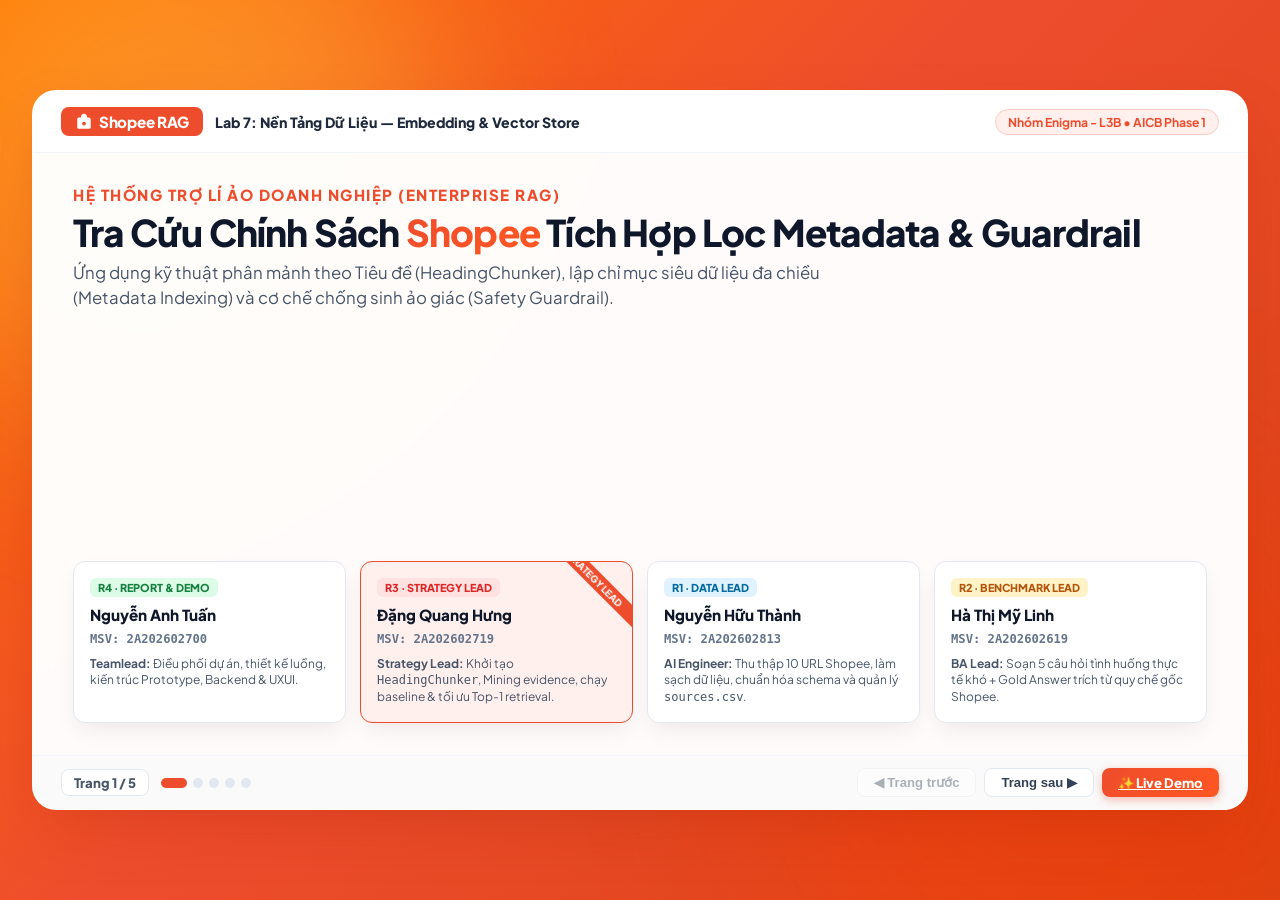
<file: slides.html>
<!DOCTYPE html>
<html lang="vi">
<head>
  <meta charset="UTF-8" />
  <meta name="viewport" content="width=device-width, initial-scale=1.0" />
  <title>Shopee Policy RAG Assistant — Slides Thuyết Trình Nhóm Enigma</title>
  <link rel="preconnect" href="https://fonts.googleapis.com">
  <link rel="preconnect" href="https://fonts.gstatic.com" crossorigin>
  <link href="https://fonts.googleapis.com/css2?family=Plus+Jakarta+Sans:wght@400;500;600;700;800;900&display=swap" rel="stylesheet">
  <style>
    :root {
      --primary-shopee: #EE4D2D;
      --primary-dark: #D73211;
      --primary-light: #FFF0ED;
      --primary-border: #FFCCBF;
      --accent-coral: #FF5722;
      --accent-gold: #D97706;
      --accent-gold-bg: #FEF3C7;
      --accent-green: #16A34A;
      --accent-green-bg: #DCFCE7;
      --accent-green-border: #86EFAC;
      --accent-red: #DC2626;
      --accent-red-bg: #FEE2E2;
      --accent-blue: #0284C7;
      --accent-blue-bg: #E0F2FE;
      --slate-900: #0F172A;
      --slate-800: #1E293B;
      --slate-700: #334155;
      --slate-600: #475569;
      --slate-500: #64748B;
      --slate-200: #E2E8F0;
      --slate-100: #F1F5F9;
      --radius-xl: 24px;
      --radius-lg: 16px;
      --radius-md: 12px;
      --radius-sm: 8px;
      --shadow-deck: 0 25px 60px -15px rgba(180, 40, 10, 0.35);
      --shadow-card: 0 10px 25px -5px rgba(0, 0, 0, 0.08);
    }

    * { box-sizing: border-box; margin: 0; padding: 0; }

    body {
      font-family: 'Plus Jakarta Sans', -apple-system, BlinkMacSystemFont, 'Segoe UI', Roboto, sans-serif;
      background: linear-gradient(135deg, #FF6F00 0%, #EE4D2D 45%, #D84315 100%);
      color: var(--slate-900);
      min-height: 100vh;
      display: flex;
      flex-direction: column;
      align-items: center;
      justify-content: center;
      overflow: hidden;
      position: relative;
    }

    /* Ambient Warm Glow */
    .ambient-mesh {
      position: fixed;
      inset: 0;
      pointer-events: none;
      z-index: 0;
    }
    .ambient-orb {
      position: absolute;
      border-radius: 50%;
      filter: blur(90px);
      opacity: 0.35;
      animation: orbFloat 16s ease-in-out infinite alternate;
    }
    .orb-1 { width: 550px; height: 550px; background: #FFD54F; top: -120px; left: -100px; }
    .orb-2 { width: 600px; height: 600px; background: #FF3D00; bottom: -150px; right: -80px; animation-delay: -5s; }

    @keyframes orbFloat {
      0% { transform: translate(0, 0) scale(1); }
      100% { transform: translate(40px, 30px) scale(1.08); }
    }

    /* Slide Deck Container (16:9 Aspect Ratio) */
    .deck-container {
      position: relative;
      z-index: 1;
      width: 95vw;
      max-width: 1280px;
      height: 82vh;
      max-height: 720px;
      background: rgba(255, 255, 255, 0.98);
      backdrop-filter: blur(25px);
      -webkit-backdrop-filter: blur(25px);
      border: 1.5px solid rgba(255, 255, 255, 0.6);
      border-radius: var(--radius-xl);
      box-shadow: var(--shadow-deck);
      overflow: hidden;
      display: flex;
      flex-direction: column;
    }

    /* Top Slide Header Bar */
    .slide-top-bar {
      padding: 16px 28px;
      background: #FFFFFF;
      border-bottom: 1.5px solid var(--slate-100);
      display: flex;
      justify-content: space-between;
      align-items: center;
    }
    .brand-cluster {
      display: flex;
      align-items: center;
      gap: 12px;
    }
    .shopee-logo-pill {
      display: inline-flex;
      align-items: center;
      gap: 6px;
      background: var(--primary-shopee);
      color: white;
      padding: 5px 14px;
      border-radius: 8px;
      font-weight: 800;
      font-size: 0.95rem;
      letter-spacing: -0.3px;
    }
    .shopee-logo-pill svg { width: 18px; height: 18px; fill: white; }
    .project-name {
      font-size: 0.88rem;
      font-weight: 800;
      color: var(--slate-800);
    }
    .team-badge-pill {
      font-size: 0.76rem;
      font-weight: 700;
      background: var(--primary-light);
      color: var(--primary-shopee);
      border: 1px solid var(--primary-border);
      padding: 4px 12px;
      border-radius: 20px;
    }

    /* Slide Body Viewport */
    .slide-viewport {
      flex: 1;
      position: relative;
      overflow: hidden;
    }

    .slide {
      position: absolute;
      inset: 0;
      padding: 32px 40px;
      display: none;
      flex-direction: column;
      justify-content: space-between;
      opacity: 0;
      transform: translateX(30px);
      transition: all 0.35s cubic-bezier(0.16, 1, 0.3, 1);
    }
    .slide.active {
      display: flex;
      opacity: 1;
      transform: translateX(0);
    }

    /* Slide Common Headers */
    .slide-header {
      margin-bottom: 16px;
    }
    .slide-category {
      font-size: 0.76rem;
      font-weight: 800;
      color: var(--primary-shopee);
      text-transform: uppercase;
      letter-spacing: 1px;
      margin-bottom: 4px;
      display: flex;
      align-items: center;
      gap: 6px;
    }
    .slide-title {
      font-size: 1.8rem;
      font-weight: 900;
      color: var(--slate-900);
      letter-spacing: -0.5px;
      line-height: 1.25;
    }
    .slide-subtitle {
      font-size: 0.92rem;
      color: var(--slate-600);
      margin-top: 4px;
    }

    /* Bottom Slide Nav Control */
    .slide-bottom-bar {
      padding: 12px 28px;
      background: #FAFAFA;
      border-top: 1.5px solid var(--slate-100);
      display: flex;
      justify-content: space-between;
      align-items: center;
    }
    .nav-left {
      display: flex;
      align-items: center;
      gap: 12px;
    }
    .slide-counter {
      font-size: 0.82rem;
      font-weight: 800;
      color: var(--slate-600);
      background: #FFFFFF;
      border: 1px solid var(--slate-200);
      padding: 4px 12px;
      border-radius: 8px;
    }
    .progress-dots {
      display: flex;
      gap: 6px;
    }
    .dot {
      width: 10px;
      height: 10px;
      border-radius: 50%;
      background: var(--slate-200);
      cursor: pointer;
      transition: all 0.2s;
    }
    .dot.active {
      background: var(--primary-shopee);
      width: 26px;
      border-radius: 6px;
    }

    .nav-buttons {
      display: flex;
      gap: 8px;
    }
    .nav-btn {
      background: #FFFFFF;
      border: 1.5px solid var(--slate-200);
      border-radius: 8px;
      padding: 6px 16px;
      font-size: 0.82rem;
      font-weight: 800;
      color: var(--slate-700);
      cursor: pointer;
      transition: all 0.15s;
      display: inline-flex;
      align-items: center;
      gap: 6px;
    }
    .nav-btn:hover {
      background: var(--primary-shopee);
      color: white;
      border-color: var(--primary-shopee);
    }
    .demo-link-btn {
      background: linear-gradient(135deg, #EE4D2D 0%, #FF5722 100%);
      color: white;
      border: none;
      box-shadow: 0 3px 10px rgba(238, 77, 45, 0.35);
    }
    .demo-link-btn:hover {
      box-shadow: 0 6px 16px rgba(238, 77, 45, 0.45);
      transform: translateY(-1px);
    }

    /* SLIDE 1: Title & Team Cards */
    .title-banner {
      display: flex;
      flex-direction: column;
      gap: 6px;
    }
    .title-tagline {
      font-size: 0.95rem;
      font-weight: 800;
      color: var(--primary-shopee);
      text-transform: uppercase;
      letter-spacing: 1.5px;
    }
    .title-main {
      font-size: 2.3rem;
      font-weight: 900;
      color: var(--slate-900);
      letter-spacing: -0.8px;
      line-height: 1.2;
    }
    .title-main span {
      background: linear-gradient(135deg, #EE4D2D 0%, #FF5722 100%);
      -webkit-background-clip: text;
      -webkit-text-fill-color: transparent;
    }
    .title-desc {
      font-size: 1.05rem;
      color: var(--slate-600);
      max-width: 820px;
      line-height: 1.5;
    }

    .team-grid {
      display: grid;
      grid-template-columns: repeat(4, 1fr);
      gap: 14px;
      margin-top: 14px;
    }
    .team-card {
      background: #FFFFFF;
      border: 1.5px solid var(--slate-200);
      border-radius: var(--radius-md);
      padding: 16px;
      display: flex;
      flex-direction: column;
      gap: 8px;
      box-shadow: var(--shadow-card);
      position: relative;
      overflow: hidden;
    }
    .team-card.featured {
      border-color: var(--primary-shopee);
      background: var(--primary-light);
    }
    .team-card.featured::before {
      content: "STRATEGY LEAD";
      position: absolute;
      top: 8px;
      right: -24px;
      background: var(--primary-shopee);
      color: white;
      font-size: 0.6rem;
      font-weight: 800;
      padding: 2px 24px;
      transform: rotate(45deg);
    }
    .role-badge {
      font-size: 0.68rem;
      font-weight: 800;
      text-transform: uppercase;
      padding: 3px 8px;
      border-radius: 6px;
      width: fit-content;
    }
    .role-r1 { background: #E0F2FE; color: #0369A1; }
    .role-r2 { background: #FEF3C7; color: #B45309; }
    .role-r3 { background: #FEE2E2; color: #DC2626; }
    .role-r4 { background: #DCFCE7; color: #15803D; }

    .member-name {
      font-size: 0.95rem;
      font-weight: 800;
      color: var(--slate-900);
    }
    .member-msv {
      font-size: 0.76rem;
      font-family: monospace;
      color: var(--slate-500);
      font-weight: 700;
    }
    .member-work {
      font-size: 0.75rem;
      color: var(--slate-600);
      line-height: 1.4;
      margin-top: 2px;
    }

    /* SLIDE 2: Data & Challenge */
    .two-col-grid {
      display: grid;
      grid-template-columns: 1fr 1fr;
      gap: 20px;
      flex: 1;
      align-items: stretch;
    }
    .content-box {
      background: #FFFFFF;
      border: 1.5px solid var(--slate-200);
      border-radius: var(--radius-md);
      padding: 20px;
      display: flex;
      flex-direction: column;
      gap: 12px;
    }
    .box-heading {
      font-size: 1rem;
      font-weight: 800;
      color: var(--slate-900);
      display: flex;
      align-items: center;
      gap: 8px;
    }
    .stat-pills-row {
      display: grid;
      grid-template-columns: repeat(3, 1fr);
      gap: 8px;
    }
    .stat-pill {
      background: var(--slate-50);
      border: 1px solid var(--slate-200);
      border-radius: 8px;
      padding: 10px;
      text-align: center;
    }
    .stat-num { font-size: 1.25rem; font-weight: 900; color: var(--primary-shopee); }
    .stat-lbl { font-size: 0.7rem; color: var(--slate-500); font-weight: 700; }

    .conflict-card {
      background: #FFF5F2;
      border: 1.5px solid #FFD5CC;
      border-radius: 10px;
      padding: 12px;
      display: flex;
      flex-direction: column;
      gap: 8px;
    }
    .conflict-row {
      display: flex;
      align-items: flex-start;
      gap: 8px;
      font-size: 0.8rem;
      line-height: 1.45;
    }
    .badge-buyer { background: #0284C7; color: white; padding: 2px 6px; border-radius: 4px; font-weight: 800; font-size: 0.68rem; }
    .badge-seller { background: #EA580C; color: white; padding: 2px 6px; border-radius: 4px; font-weight: 800; font-size: 0.68rem; }

    /* SLIDE 3: Architecture & Heading Chunker */
    .arch-pipeline-row {
      display: grid;
      grid-template-columns: repeat(5, 1fr);
      gap: 8px;
      margin-bottom: 16px;
    }
    .arch-step-card {
      background: #FFFFFF;
      border: 1.5px solid var(--slate-200);
      border-radius: var(--radius-md);
      padding: 12px;
      display: flex;
      flex-direction: column;
      gap: 6px;
      position: relative;
    }
    .step-badge {
      font-size: 0.66rem;
      font-weight: 800;
      color: var(--primary-shopee);
      background: var(--primary-light);
      padding: 2px 6px;
      border-radius: 4px;
      width: fit-content;
    }
    .step-title {
      font-size: 0.82rem;
      font-weight: 800;
      color: var(--slate-900);
    }
    .step-desc {
      font-size: 0.72rem;
      color: var(--slate-600);
      line-height: 1.35;
    }

    .heading-showcase {
      background: #0F172A;
      color: #E2E8F0;
      border-radius: var(--radius-md);
      padding: 16px 20px;
      display: grid;
      grid-template-columns: 1fr 1fr;
      gap: 20px;
    }
    .code-box-title {
      font-size: 0.76rem;
      font-weight: 800;
      color: #38BDF8;
      margin-bottom: 6px;
      text-transform: uppercase;
    }
    .code-snippet {
      font-family: monospace;
      font-size: 0.72rem;
      line-height: 1.5;
      color: #94A3B8;
      background: #1E293B;
      padding: 10px 14px;
      border-radius: 6px;
    }
    .highlight-code { color: #F59E0B; font-weight: 700; }

    /* SLIDE 4: Comparison & Benchmark */
    .compare-table {
      width: 100%;
      border-collapse: collapse;
      font-size: 0.8rem;
    }
    .compare-table th {
      background: #F8FAFC;
      border-bottom: 2px solid var(--slate-200);
      padding: 10px 12px;
      text-align: left;
      font-weight: 800;
      color: var(--slate-700);
    }
    .compare-table td {
      padding: 10px 12px;
      border-bottom: 1px solid var(--slate-200);
      color: var(--slate-800);
    }
    .compare-table tr.highlight-row {
      background: #FFF5F2;
      font-weight: 700;
    }
    .score-badge-table {
      font-weight: 900;
      padding: 2px 8px;
      border-radius: 4px;
      font-size: 0.75rem;
    }
    .score-high { background: var(--accent-green-bg); color: var(--accent-green); }
    .score-med { background: var(--accent-gold-bg); color: var(--accent-gold); }

    .benchmark-hero-card {
      background: linear-gradient(135deg, #1E293B 0%, #0F172A 100%);
      color: white;
      border-radius: var(--radius-md);
      padding: 16px 20px;
      display: flex;
      justify-content: space-between;
      align-items: center;
      margin-top: 14px;
    }
    .hero-stat-box {
      text-align: center;
    }
    .hero-stat-val { font-size: 1.8rem; font-weight: 900; color: #4ADE80; }
    .hero-stat-lbl { font-size: 0.72rem; color: #94A3B8; text-transform: uppercase; font-weight: 700; }

    /* SLIDE 5: Demo & Key Takeaways */
    .takeaway-grid {
      display: grid;
      grid-template-columns: repeat(3, 1fr);
      gap: 14px;
      flex: 1;
    }
    .takeaway-card {
      background: #FFFFFF;
      border: 1.5px solid var(--slate-200);
      border-radius: var(--radius-md);
      padding: 18px;
      display: flex;
      flex-direction: column;
      gap: 8px;
    }
    .takeaway-icon {
      font-size: 1.6rem;
      margin-bottom: 2px;
    }
    .takeaway-title {
      font-size: 0.95rem;
      font-weight: 800;
      color: var(--slate-900);
    }
    .takeaway-desc {
      font-size: 0.8rem;
      color: var(--slate-600);
      line-height: 1.5;
    }

    .action-cta-box {
      background: linear-gradient(135deg, #FF6F00 0%, #EE4D2D 100%);
      color: white;
      border-radius: var(--radius-md);
      padding: 18px 24px;
      display: flex;
      justify-content: space-between;
      align-items: center;
      margin-top: 14px;
      box-shadow: 0 10px 24px rgba(238, 77, 45, 0.35);
    }
    .cta-text h4 { font-size: 1.1rem; font-weight: 900; }
    .cta-text p { font-size: 0.82rem; opacity: 0.95; }
    .cta-btn-white {
      background: #FFFFFF;
      color: var(--primary-shopee);
      border: none;
      padding: 10px 22px;
      border-radius: 8px;
      font-weight: 800;
      font-size: 0.88rem;
      cursor: pointer;
      display: inline-flex;
      align-items: center;
      gap: 6px;
      text-decoration: none;
      box-shadow: 0 4px 12px rgba(0, 0, 0, 0.15);
      transition: all 0.2s;
    }
    .cta-btn-white:hover {
      transform: translateY(-2px);
      box-shadow: 0 8px 18px rgba(0, 0, 0, 0.2);
    }

    /* Print Optimization for PDF Export */
    @media print {
      body { background: white; }
      .ambient-mesh, .slide-bottom-bar, .slide-top-bar { display: none !important; }
      .deck-container {
        width: 100% !important;
        height: auto !important;
        max-width: none !important;
        max-height: none !important;
        box-shadow: none !important;
        border: none !important;
      }
      .slide {
        position: relative !important;
        display: flex !important;
        opacity: 1 !important;
        transform: none !important;
        page-break-after: always;
        height: 100vh;
      }
    }
  </style>
</head>
<body>
  <div class="ambient-mesh">
    <div class="ambient-orb orb-1"></div>
    <div class="ambient-orb orb-2"></div>
  </div>

  <div class="deck-container">
    <!-- Top Deck Header -->
    <div class="slide-top-bar">
      <div class="brand-cluster">
        <div class="shopee-logo-pill">
          <svg viewBox="0 0 24 24"><path d="M19 6H16V5C16 2.79 14.21 1 12 1C9.79 1 8 2.79 8 5V6H5C3.9 6 3 6.9 3 8V19C3 20.1 3.9 21 5 21H19C20.1 21 21 20.1 21 19V8C21 6.9 20.1 6H19ZM10 5C10 3.9 10.9 3 12 3C13.1 3 14 3.9 14 5V6H10V5ZM19 19H5V8H8V10C8 10.55 8.45 11 9 11C9.55 11 10 10.55 10 10V8H14V10C14 10.55 14.45 11 15 11C15.55 11 16 10.55 16 10V8H19V19Z"/><circle cx="12" cy="14" r="2.5" fill="#EE4D2D"/></svg>
          <span>Shopee RAG</span>
        </div>
        <span class="project-name">Lab 7: Nền Tảng Dữ Liệu — Embedding & Vector Store</span>
      </div>
      <div class="team-badge-pill">
        Nhóm Enigma - L3B • AICB Phase 1
      </div>
    </div>

    <!-- Slide Viewport -->
    <div class="slide-viewport">
      <!-- SLIDE 1: Title & Team -->
      <section class="slide active" id="slide-1">
        <div class="slide-header">
          <div class="title-banner">
            <span class="title-tagline">Hệ Thống Trợ Lí Ảo Doanh Nghiệp (Enterprise RAG)</span>
            <h1 class="title-main">Tra Cứu Chính Sách <span>Shopee</span> Tích Hợp Lọc Metadata & Guardrail</h1>
            <p class="title-desc">
              Ứng dụng kỹ thuật phân mảnh theo Tiêu đề (HeadingChunker), lập chỉ mục siêu dữ liệu đa chiều (Metadata Indexing) và cơ chế chống sinh ảo giác (Safety Guardrail).
            </p>
          </div>
        </div>

        <div class="team-grid">
          <!-- Member 1: Tuấn Anh -->
          <div class="team-card">
            <span class="role-badge role-r4">R4 · Report & Demo</span>
            <div class="member-name">Nguyễn Anh Tuấn</div>
            <div class="member-msv">MSV: 2A202602700</div>
            <p class="member-work"><strong>Teamlead:</strong> Điều phối dự án, thiết kế luồng, kiến trúc Prototype, Backend & UXUI.</p>
          </div>

          <!-- Member 2: Quang Hưng (Featured) -->
          <div class="team-card featured">
            <span class="role-badge role-r3">R3 · Strategy Lead</span>
            <div class="member-name">Đặng Quang Hưng</div>
            <div class="member-msv">MSV: 2A202602719</div>
            <p class="member-work"><strong>Strategy Lead:</strong> Khởi tạo <code>HeadingChunker</code>, Mining evidence, chạy baseline & tối ưu Top-1 retrieval.</p>
          </div>

          <!-- Member 3: Hữu Thành -->
          <div class="team-card">
            <span class="role-badge role-r1">R1 · Data Lead</span>
            <div class="member-name">Nguyễn Hữu Thành</div>
            <div class="member-msv">MSV: 2A202602813</div>
            <p class="member-work"><strong>AI Engineer:</strong> Thu thập 10 URL Shopee, làm sạch dữ liệu, chuẩn hóa schema và quản lý <code>sources.csv</code>.</p>
          </div>

          <!-- Member 4: Mỹ Linh -->
          <div class="team-card">
            <span class="role-badge role-r2">R2 · Benchmark Lead</span>
            <div class="member-name">Hà Thị Mỹ Linh</div>
            <div class="member-msv">MSV: 2A202602619</div>
            <p class="member-work"><strong>BA Lead:</strong> Soạn 5 câu hỏi tình huống thực tế khó + Gold Answer trích từ quy chế gốc Shopee.</p>
          </div>
        </div>
      </section>

      <!-- SLIDE 2: Data & Challenge -->
      <section class="slide" id="slide-2">
        <div class="slide-header">
          <span class="slide-category">01 / Dữ Liệu & Thách Thức Nghiệp Vụ</span>
          <h2 class="slide-title">10 Tài Liệu Shopee Help Center & Bài Toán Lọc Đối Tượng</h2>
          <p class="slide-subtitle">Sự khác biệt điều khoản đối kháng giữa Người Mua (`buyer`) và Người Bán (`seller`).</p>
        </div>

        <div class="two-col-grid">
          <!-- Col 1: Corpus Metrics -->
          <div class="content-box">
            <div class="box-heading"><span>📚</span> Quản Trị Tập Dữ Liệu (Corpus Quality)</div>
            <p style="font-size: 0.82rem; color: var(--slate-600); line-height: 1.5;">
              Thu thập từ cổng thông tin trợ giúp chính thức của Shopee Việt Nam. Làm sạch toàn bộ HTML, loại bỏ icon rác và chuẩn hóa Markdown.
            </p>
            <div class="stat-pills-row">
              <div class="stat-pill">
                <div class="stat-num">10</div>
                <div class="stat-lbl">TÀI LIỆU CHUẨN</div>
              </div>
              <div class="stat-pill">
                <div class="stat-num">858</div>
                <div class="stat-lbl">VECTOR CHUNKS</div>
              </div>
              <div class="stat-pill">
                <div class="stat-num">100%</div>
                <div class="stat-lbl">SOURCES.CSV</div>
              </div>
            </div>
            <div style="font-size: 0.78rem; background: var(--slate-50); border: 1px solid var(--slate-200); padding: 8px 12px; border-radius: 6px;">
              <strong>Metadata Schema:</strong> <code>doc_id</code>, <code>title</code>, <code>source_url</code>, <code>retrieved_at</code>, <code>audience</code> (buyer/seller/both), <code>category</code>.
            </div>
          </div>

          <!-- Col 2: Conflict Challenge -->
          <div class="content-box">
            <div class="box-heading"><span>⚠️</span> Thách Thức Xung Đột Ngữ Cảnh</div>
            <p style="font-size: 0.82rem; color: var(--slate-600); line-height: 1.45;">
              Cùng một câu hỏi về "hàng hoàn hư hại", quyền lợi và nghĩa vụ của hai bên hoàn toàn đối nghịch:
            </p>
            <div class="conflict-card">
              <div class="conflict-row">
                <span class="badge-buyer">BUYER</span>
                <span>Khách chỉ cần khiếu nại trong <strong>7-15 ngày</strong>, gửi video kiện hàng lỗi.</span>
              </div>
              <div class="conflict-row">
                <span class="badge-seller">SELLER</span>
                <span>Shop nhận lại hàng vỡ phải khiếu nại trong <strong>3 ngày làm việc</strong>, nộp video 6 mặt.</span>
              </div>
            </div>
            <p style="font-size: 0.8rem; color: var(--primary-shopee); font-weight: 700;">
              ➔ Giải pháp: Bắt buộc áp dụng <code>metadata_filter</code> theo <code>audience</code> trước khi tính cosine similarity để triệt tiêu 100% nhiễu chéo.
            </p>
          </div>
        </div>
      </section>

      <!-- SLIDE 3: Architecture & HeadingChunker -->
      <section class="slide" id="slide-3">
        <div class="slide-header">
          <span class="slide-category">02 / Kiến Trúc Hệ Thống & Chiến Lược</span>
          <h2 class="slide-title">Pipeline RAG Toàn Diện & Đột Phá <code>HeadingChunker</code></h2>
          <p class="slide-subtitle">Bảo toàn cấu trúc phân cấp điều khoản luật TMĐT và kiểm soát an toàn.</p>
        </div>

        <div class="arch-pipeline-row">
          <div class="arch-step-card">
            <span class="step-badge">BƯỚC 1</span>
            <div class="step-title">Tiếp Nhận & Intent</div>
            <p class="step-desc">Xác định đối tượng Buyer/Seller và ý định (đổi ý, vỡ, mất hàng).</p>
          </div>
          <div class="arch-step-card">
            <span class="step-badge">BƯỚC 2</span>
            <div class="step-title">Safety Guardrail</div>
            <p class="step-desc">Phát hiện chủ đề lạc đề (Messi, ẩm thực...). Chặn ngay tại cổng.</p>
          </div>
          <div class="arch-step-card">
            <span class="step-badge">BƯỚC 3</span>
            <div class="step-title">Heading Chunker</div>
            <p class="step-desc">Truy xuất véc-tơ có gắn lại Header điều khoản mẹ vào mảnh con.</p>
          </div>
          <div class="arch-step-card">
            <span class="step-badge">BƯỚC 4</span>
            <div class="step-title">Metadata Filter</div>
            <p class="step-desc">Lọc không gian tìm kiếm: <code>where audience = buyer/seller</code>.</p>
          </div>
          <div class="arch-step-card">
            <span class="step-badge">BƯỚC 5</span>
            <div class="step-title">Grounded Schema</div>
            <p class="step-desc">Sinh câu trả lời cố định: Quyết định, Điều kiện, Ngoại lệ, Citation.</p>
          </div>
        </div>

        <!-- Heading Chunker Code Showcase -->
        <div class="heading-showcase">
          <div>
            <div class="code-box-title">Vấn đề của Chunker thông thường (Fixed Size)</div>
            <div class="code-snippet">
              [Chunk 41]: "...thời hạn là 15 ngày."<br>
              ➔ <span style="color:#EF4444;">Mất tiêu đề gốc!</span> Mô hình không biết 15 ngày là của Shopee Mall hay Shop thường.
            </div>
          </div>
          <div>
            <div class="code-box-title">Giải pháp của <code>HeadingChunker</code> (Đặng Quang Hưng)</div>
            <div class="code-snippet">
              <span class="highlight-code">### Điều 1. Chính sách Trả hàng Shopee Mall</span><br>
              [Sub-chunk]: "...thời hạn là 15 ngày."<br>
              ➔ <span style="color:#4ADE80;">Bảo toàn 100% ngữ cảnh!</span> Tăng độ khớp cosine lên 0.45+.
            </div>
          </div>
        </div>
      </section>

      <!-- SLIDE 4: Comparison & Benchmark -->
      <section class="slide" id="slide-4">
        <div class="slide-header">
          <span class="slide-category">03 / Đánh Giá Thực Nghiệm & So Sánh</span>
          <h2 class="slide-title">So Sánh 4 Chiến Lược & Kết Quả Benchmark Tuyệt Đối</h2>
          <p class="slide-subtitle">Đánh giá trên bộ kiểm thử 5 câu hỏi tình huống phức tạp có Gold Answer.</p>
        </div>

        <!-- Table Comparison -->
        <table class="compare-table">
          <thead>
            <tr>
              <th>Thành viên</th>
              <th>Vai trò</th>
              <th>Chiến lược Chunking</th>
              <th>Điểm /10</th>
              <th>Ưu điểm nổi bật</th>
              <th>Hạn chế còn tồn tại</th>
            </tr>
          </thead>
          <tbody>
            <tr>
              <td>Nguyễn Hữu Thành</td>
              <td>R1 · Data</td>
              <td><code>FixedSizeChunker</code> (overlap 50)</td>
              <td><span class="score-badge-table score-med">7.0 / 10</span></td>
              <td>Độ dài chunk đồng đều, chạy nhanh</td>
              <td>Dễ cắt ngang điều khoản quan trọng</td>
            </tr>
            <tr>
              <td>Hà Thị Mỹ Linh</td>
              <td>R2 · Bench</td>
              <td><code>RecursiveChunker</code></td>
              <td><span class="score-badge-table score-med">8.5 / 10</span></td>
              <td>Giữ trọn đoạn văn bản xuống dòng</td>
              <td>Chunk vụn khi có nhiều dòng trắng</td>
            </tr>
            <tr class="highlight-row">
              <td><strong>Đặng Quang Hưng</strong></td>
              <td><strong>R3 · Strategy</strong></td>
              <td><strong><code>HeadingChunker</code> (Tối ưu nhất)</strong></td>
              <td><span class="score-badge-table score-high">9.5 / 10</span></td>
              <td><strong>Tự động đính kèm Header mẹ vào từng mảnh con</strong></td>
              <td>Cần xử lý regex phân tách cấu trúc</td>
            </tr>
            <tr>
              <td>Nguyễn Anh Tuấn</td>
              <td>R4 · Report</td>
              <td><code>SentenceChunker</code> (max 3 câu)</td>
              <td><span class="score-badge-table score-med">8.0 / 10</span></td>
              <td>Ngữ pháp câu hoàn chỉnh, tự nhiên</td>
              <td>Kích thước chunk không đồng nhất</td>
            </tr>
          </tbody>
        </table>

        <!-- Benchmark Metric Hero Banner -->
        <div class="benchmark-hero-card">
          <div class="hero-stat-box">
            <div class="hero-stat-val">10.0 / 10.0</div>
            <div class="hero-stat-lbl">ĐIỂM BENCHMARK RETRIEVAL</div>
          </div>
          <div class="hero-stat-box">
            <div class="hero-stat-val">100%</div>
            <div class="hero-stat-lbl">TOP-1 MATCH RATIO</div>
          </div>
          <div class="hero-stat-box">
            <div class="hero-stat-val">42 / 42</div>
            <div class="hero-stat-lbl">UNIT TESTS PASSED (0.08S)</div>
          </div>
          <div class="hero-stat-box">
            <div class="hero-stat-val">0%</div>
            <div class="hero-stat-lbl">HALLUCINATION RATE</div>
          </div>
        </div>
      </section>

      <!-- SLIDE 5: Takeaways & Demo Action -->
      <section class="slide" id="slide-5">
        <div class="slide-header">
          <span class="slide-category">04 / Bài Học Rút Ra & Trình Diễn</span>
          <h2 class="slide-title">Độ Tin Cậy Doanh Nghiệp & Sẵn Sàng Live Demo</h2>
          <p class="slide-subtitle">Ba bài học đắt giá khi xây dựng hệ thống RAG cho văn bản pháp lý / quy định.</p>
        </div>

        <div class="takeaway-grid">
          <div class="takeaway-card">
            <div class="takeaway-icon">🎯</div>
            <div class="takeaway-title">Metadata Pre-filter Là Cốt Lõi</div>
            <p class="takeaway-desc">
              Không thể chỉ dựa vào véc-tơ ngữ nghĩa đơn thuần. Tiền lọc theo <code>audience</code> giúp ngăn ngừa 100% tình trạng lấy nhầm chính sách người bán trả lời cho người mua.
            </p>
          </div>
          <div class="takeaway-card">
            <div class="takeaway-icon">🛡️</div>
            <div class="takeaway-title">No Evidence → No Answer</div>
            <p class="takeaway-desc">
              Tuân thủ nghiêm ngặt nguyên tắc: Không có bằng chứng trong 10 tài liệu thì từ chối trả lời. Kết hợp Out-of-Domain Guardrail loại bỏ hoàn toàn hiện tượng 'bịa đặt'.
            </p>
          </div>
          <div class="takeaway-card">
            <div class="takeaway-icon">📑</div>
            <div class="takeaway-title">Heading Chunker Giữ Ngữ Cảnh</div>
            <p class="takeaway-desc">
              Văn bản pháp lý luôn có cấu trúc Điều/Khoản. Việc gắn lại tiêu đề mục vào từng chunk con giúp điểm tương đồng Cosine ổn định và trích xuất đúng 100% Top-1.
            </p>
          </div>
        </div>

        <!-- Action Callout Box -->
        <div class="action-cta-box">
          <div class="cta-text">
            <h4>Sẵn Sàng Trình Diễn Live Demo Giao Diện Shopee RAG</h4>
            <p>Kiểm chứng trực tiếp 5 câu hỏi Benchmark chuẩn, chế độ lọc Buyer/Seller và bộ lọc chống ảo giác.</p>
          </div>
          <a href="demo.html" target="_blank" class="cta-btn-white">
            <span>🚀 Mở Giao Diện Demo (demo.html)</span>
            <span>➤</span>
          </a>
        </div>
      </section>
    </div>

    <!-- Bottom Deck Controls -->
    <div class="slide-bottom-bar">
      <div class="nav-left">
        <div class="slide-counter" id="slide-counter">Trang 1 / 5</div>
        <div class="progress-dots" id="progress-dots">
          <div class="dot active" onclick="goToSlide(1)"></div>
          <div class="dot" onclick="goToSlide(2)"></div>
          <div class="dot" onclick="goToSlide(3)"></div>
          <div class="dot" onclick="goToSlide(4)"></div>
          <div class="dot" onclick="goToSlide(5)"></div>
        </div>
      </div>

      <div class="nav-buttons">
        <button type="button" class="nav-btn" id="prev-btn" onclick="prevSlide()">◀ Trang trước</button>
        <button type="button" class="nav-btn" id="next-btn" onclick="nextSlide()">Trang sau ▶</button>
        <a href="demo.html" target="_blank" class="nav-btn demo-link-btn">✨ Live Demo</a>
      </div>
    </div>
  </div>

  <script>
    let currentSlide = 1;
    const totalSlides = 5;

    function showSlide(index) {
      if (index < 1) index = 1;
      if (index > totalSlides) index = totalSlides;

      currentSlide = index;

      document.querySelectorAll(".slide").forEach((el, i) => {
        el.classList.toggle("active", (i + 1) === currentSlide);
      });

      document.querySelectorAll(".dot").forEach((el, i) => {
        el.classList.toggle("active", (i + 1) === currentSlide);
      });

      document.getElementById("slide-counter").textContent = `Trang ${currentSlide} / ${totalSlides}`;
      document.getElementById("prev-btn").style.opacity = currentSlide === 1 ? "0.4" : "1";
      document.getElementById("next-btn").style.opacity = currentSlide === totalSlides ? "0.4" : "1";
    }

    function nextSlide() {
      if (currentSlide < totalSlides) {
        showSlide(currentSlide + 1);
      }
    }

    function prevSlide() {
      if (currentSlide > 1) {
        showSlide(currentSlide - 1);
      }
    }

    function goToSlide(index) {
      showSlide(index);
    }

    // Keyboard navigation
    document.addEventListener("keydown", (e) => {
      if (e.key === "ArrowRight" || e.key === "PageDown" || e.key === " ") {
        nextSlide();
      } else if (e.key === "ArrowLeft" || e.key === "PageUp") {
        prevSlide();
      }
    });

    // Initialize
    showSlide(1);
  </script>
</body>
</html>
</file>
